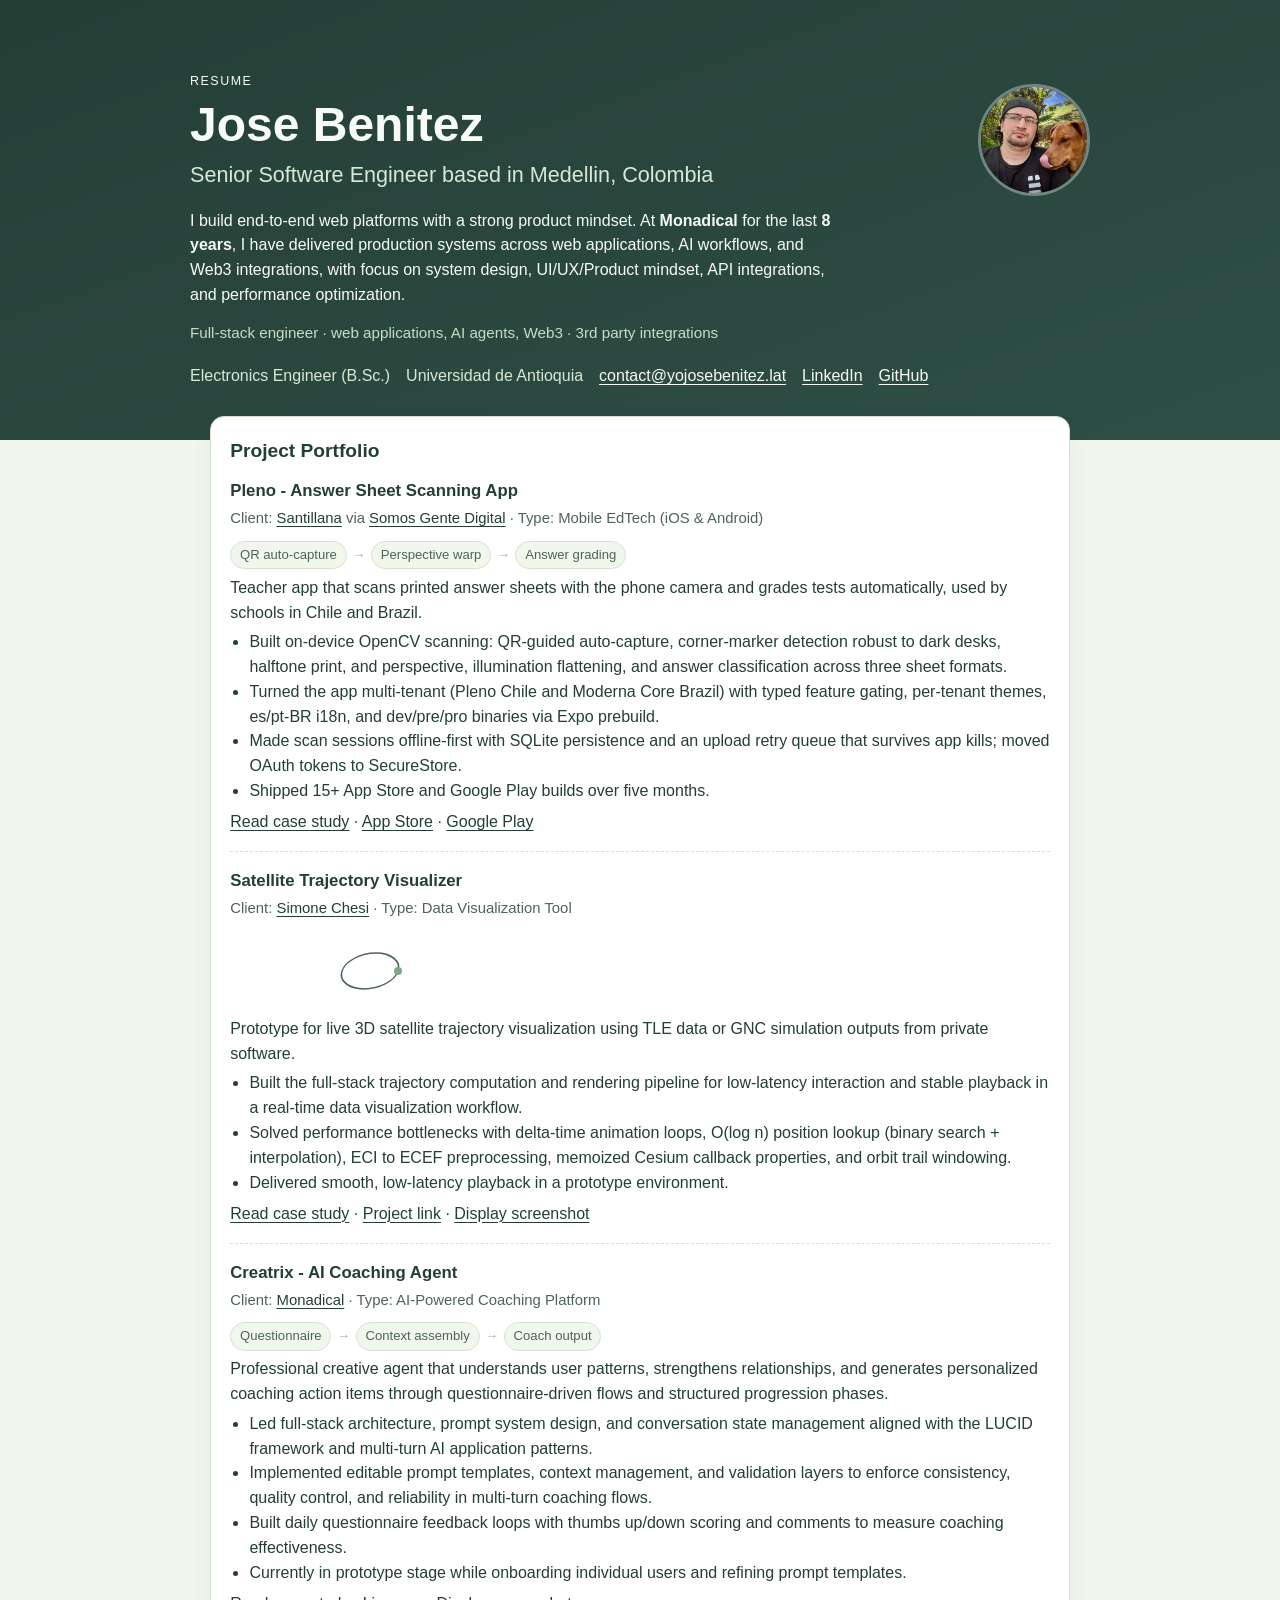
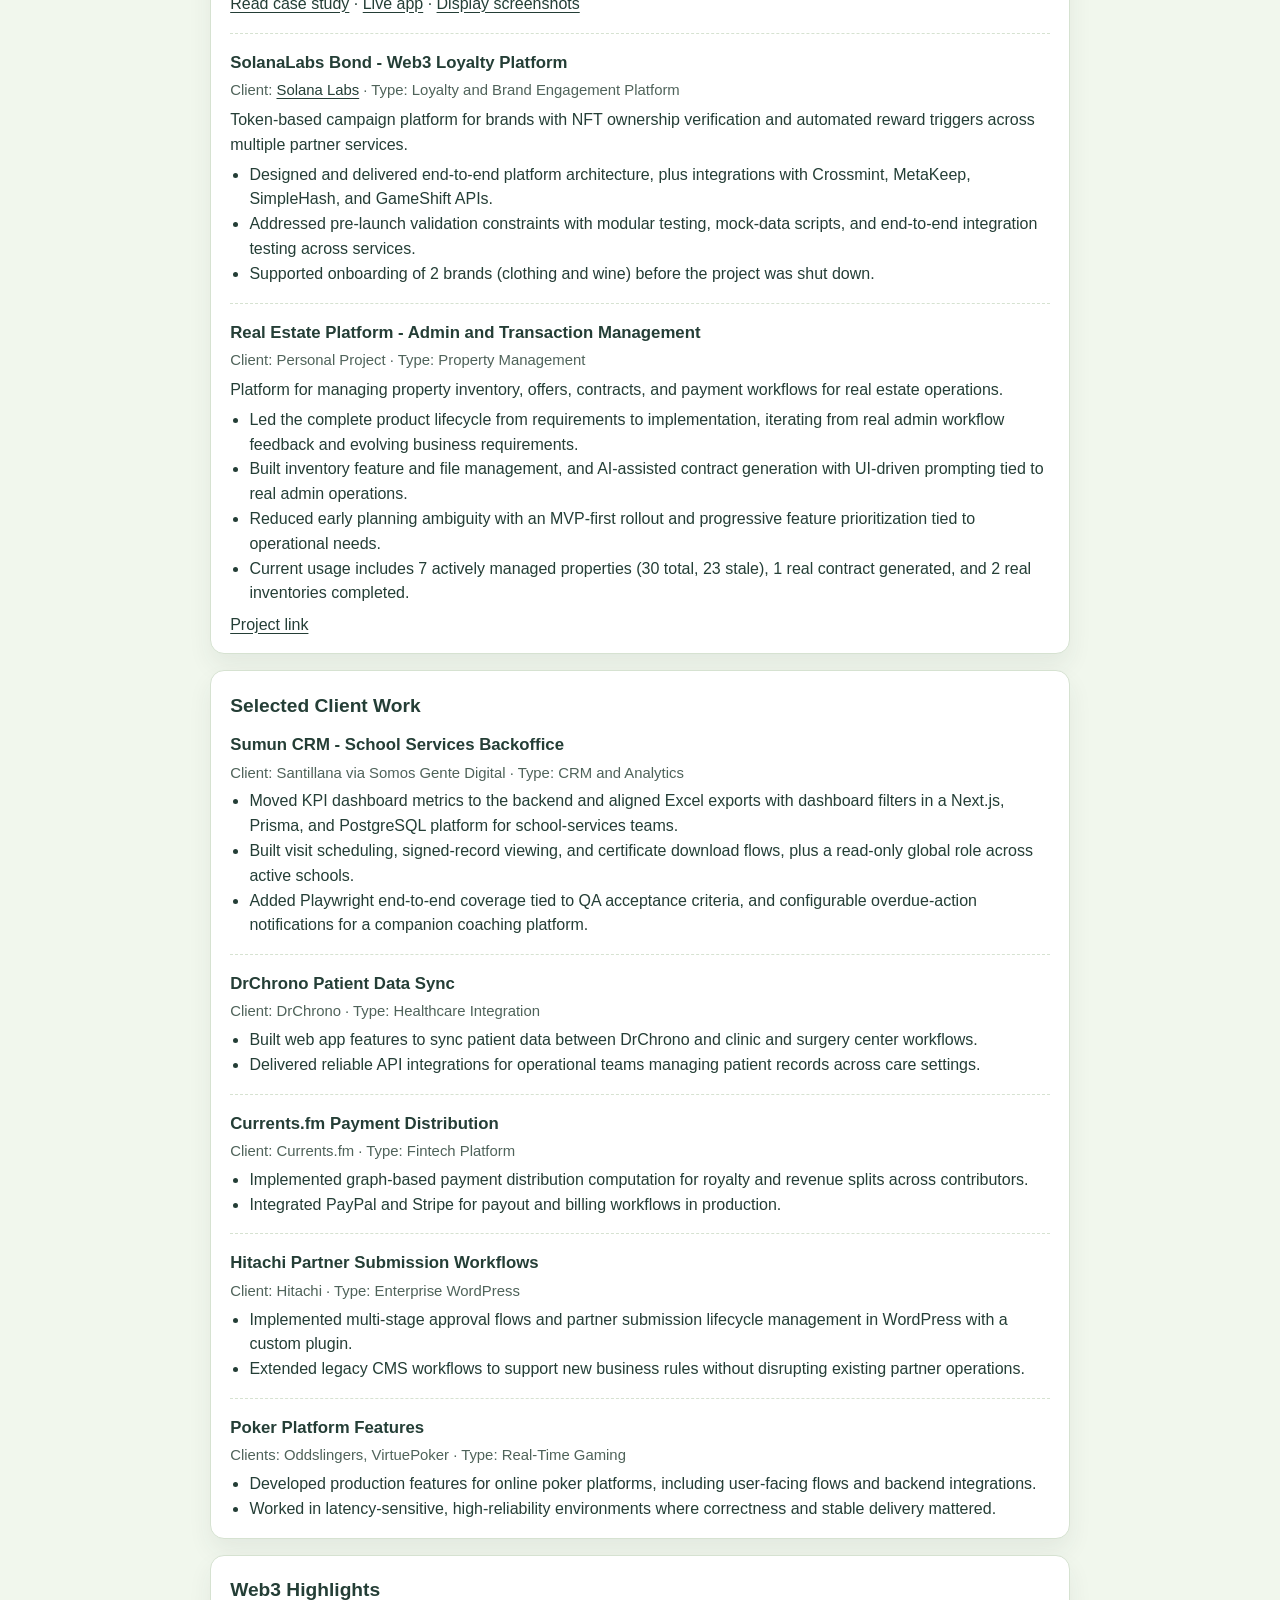
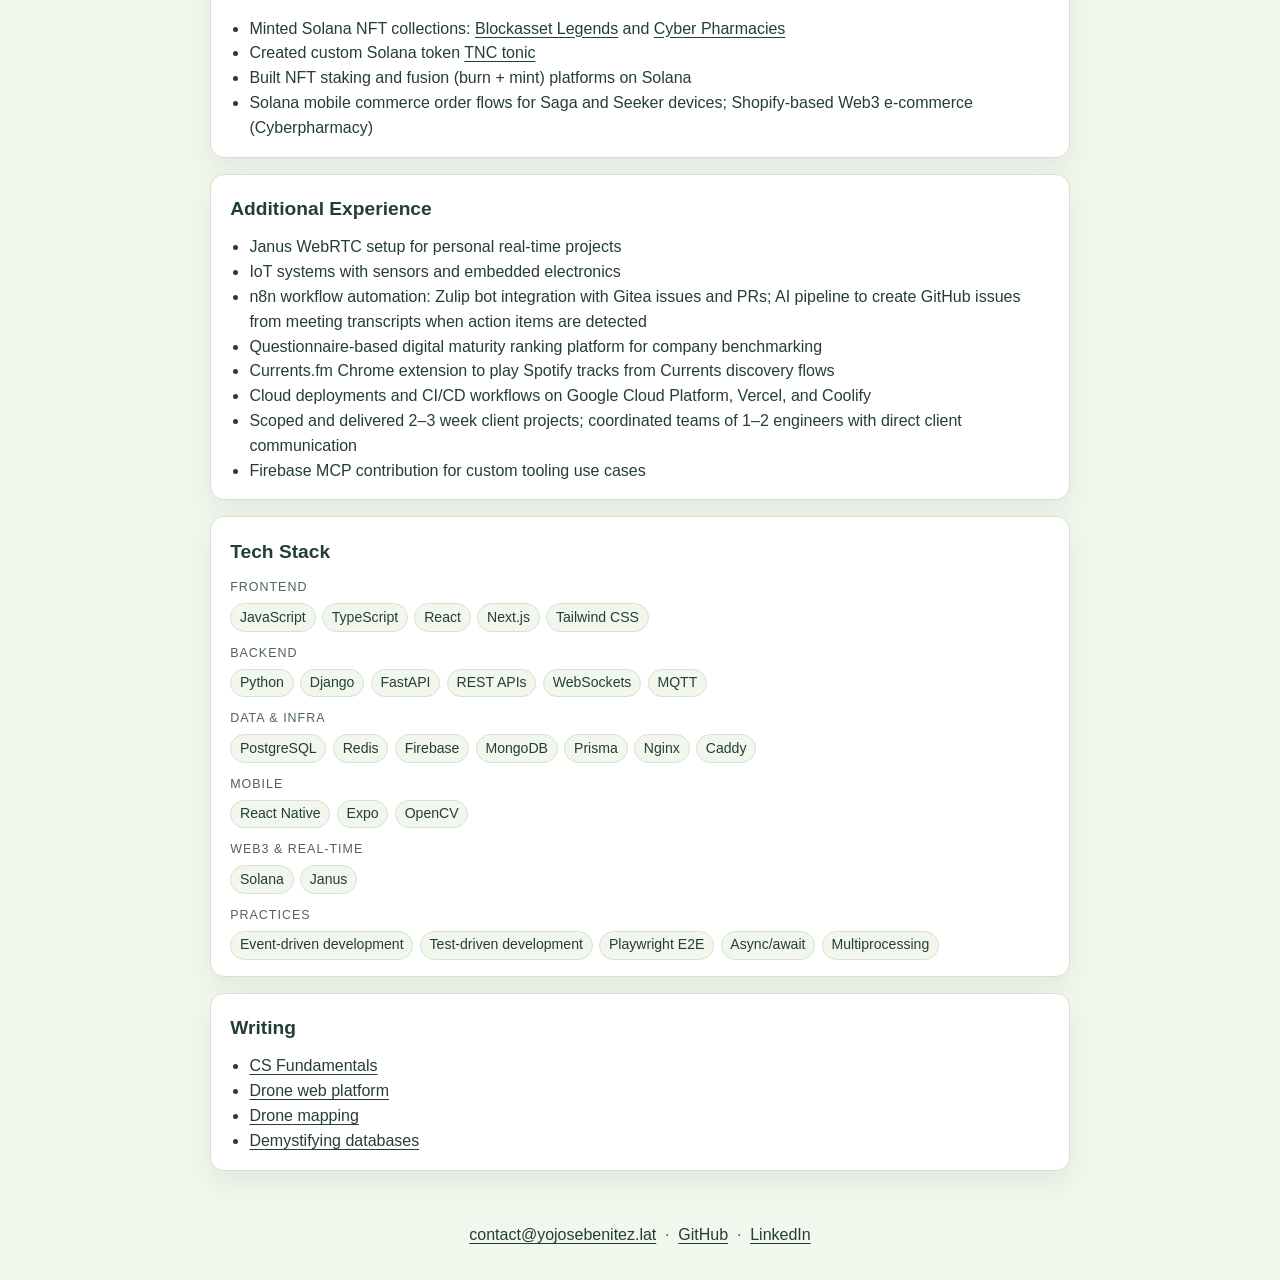
<file: index.html>
<!doctype html>
<html lang="en">
  <head>
    <meta charset="utf-8" />
    <meta name="viewport" content="width=device-width, initial-scale=1" />
    <title>Jose Benitez | Senior Software Engineer · Full-Stack, AI &amp; Web3</title>
    <meta
      name="description"
      content="Senior Software Engineer based in Medellin, Colombia. I build end-to-end web platforms with a strong product mindset. Full-stack engineer · web applications, AI agents, Web3 · 3rd party integrations."
    />
    <meta name="robots" content="index, follow" />
    <meta name="author" content="Jose Benitez" />
    <link rel="canonical" href="https://yojosebenitez.lat/" />
    <meta property="og:type" content="profile" />
    <meta property="og:url" content="https://yojosebenitez.lat/" />
    <meta property="og:title" content="Jose Benitez | Senior Software Engineer · Full-Stack, AI &amp; Web3" />
    <meta
      property="og:description"
      content="Senior Software Engineer based in Medellin, Colombia. I build end-to-end web platforms with a strong product mindset. Full-stack engineer · web applications, AI agents, Web3 · 3rd party integrations."
    />
    <meta property="og:image" content="https://yojosebenitez.lat/public/og-image.png" />
    <meta property="og:image:width" content="1200" />
    <meta property="og:image:height" content="630" />
    <meta property="og:locale" content="en_US" />
    <meta property="profile:first_name" content="Jose" />
    <meta property="profile:last_name" content="Benitez" />
    <meta name="twitter:card" content="summary_large_image" />
    <meta name="twitter:title" content="Jose Benitez | Senior Software Engineer · Full-Stack, AI &amp; Web3" />
    <meta
      name="twitter:description"
      content="Senior Software Engineer based in Medellin, Colombia. I build end-to-end web platforms with a strong product mindset. Full-stack engineer · web applications, AI agents, Web3 · 3rd party integrations."
    />
    <meta name="twitter:image" content="https://yojosebenitez.lat/public/og-image.png" />
    <link rel="apple-touch-icon" sizes="57x57" href="/public/apple-icon-57x57.png" />
    <link rel="apple-touch-icon" sizes="60x60" href="/public/apple-icon-60x60.png" />
    <link rel="apple-touch-icon" sizes="72x72" href="/public/apple-icon-72x72.png" />
    <link rel="apple-touch-icon" sizes="76x76" href="/public/apple-icon-76x76.png" />
    <link rel="apple-touch-icon" sizes="114x114" href="/public/apple-icon-114x114.png" />
    <link rel="apple-touch-icon" sizes="120x120" href="/public/apple-icon-120x120.png" />
    <link rel="apple-touch-icon" sizes="144x144" href="/public/apple-icon-144x144.png" />
    <link rel="apple-touch-icon" sizes="152x152" href="/public/apple-icon-152x152.png" />
    <link rel="apple-touch-icon" sizes="180x180" href="/public/apple-icon-180x180.png" />
    <link rel="icon" type="image/png" sizes="192x192" href="/public/android-icon-192x192.png" />
    <link rel="icon" type="image/png" sizes="32x32" href="/public/favicon-32x32.png" />
    <link rel="icon" type="image/png" sizes="96x96" href="/public/favicon-96x96.png" />
    <link rel="icon" type="image/png" sizes="16x16" href="/public/favicon-16x16.png" />
    <link rel="icon" href="/public/favicon.ico" />
    <link rel="manifest" href="/public/manifest.json" />
    <meta name="msapplication-TileColor" content="#243e36" />
    <meta name="msapplication-TileImage" content="/public/ms-icon-144x144.png" />
    <meta name="theme-color" content="#243e36" />
    <link rel="preload" as="image" href="./images/avatar.jpg" />
    <link rel="stylesheet" href="./styles.css" />
    <script type="application/ld+json">
      {
        "@context": "https://schema.org",
        "@type": "ProfilePage",
        "name": "Jose Benitez | Senior Software Engineer",
        "url": "https://yojosebenitez.lat/",
        "description": "I build end-to-end web platforms with a strong product mindset. At Monadical for the last 8 years, I have delivered production systems across web applications, AI workflows, and Web3 integrations, with focus on system design, UI/UX/Product mindset, API integrations, and performance optimization.",
        "mainEntity": {
          "@type": "Person",
          "name": "Jose Benitez",
          "jobTitle": "Senior Software Engineer",
          "url": "https://yojosebenitez.lat/",
          "image": "https://yojosebenitez.lat/images/avatar.jpg",
          "email": "contact@yojosebenitez.lat",
          "address": {
            "@type": "PostalAddress",
            "addressLocality": "Medellin",
            "addressCountry": "CO"
          },
          "worksFor": {
            "@type": "Organization",
            "name": "Monadical"
          },
          "alumniOf": {
            "@type": "CollegeOrUniversity",
            "name": "Universidad de Antioquia"
          },
          "knowsAbout": [
            "Full-stack web development",
            "AI agents",
            "Web3",
            "React",
            "React Native",
            "Computer vision (OpenCV)",
            "Python",
            "Solana",
            "API integrations",
            "System design"
          ],
          "sameAs": [
            "https://www.linkedin.com/in/yojosebenitez/",
            "https://github.com/josezy"
          ]
        }
      }
    </script>
  </head>
  <body>
    <header class="hero">
      <div class="hero__inner hero__boot">
        <div class="hero__header">
          <div class="hero__identity">
            <p class="eyebrow">Resume</p>
            <h1>Jose Benitez</h1>
            <p class="headline">Senior Software Engineer based in Medellin, Colombia</p>
          </div>
          <img
            class="hero__avatar"
            src="./images/avatar.jpg"
            alt="Jose Benitez, Senior Software Engineer"
            width="112"
            height="112"
            fetchpriority="high"
          />
        </div>
        <p class="intro">
          I build end-to-end web platforms with a strong product mindset. At
          <strong>Monadical</strong> for the last <strong>8 years</strong>, I have delivered
          production systems across web applications, AI workflows, and Web3 integrations, with
          focus on system design, UI/UX/Product mindset, API integrations, and performance optimization.
        </p>
        <p class="hero__summary">
          Full-stack engineer · web applications, AI agents, Web3 · 3rd party integrations
        </p>
        <ul class="hero__meta">
          <li>Electronics Engineer (B.Sc.)</li>
          <li>Universidad de Antioquia</li>
          <li>
            <a href="mailto:contact@yojosebenitez.lat">contact@yojosebenitez.lat</a>
          </li>
          <li>
            <a href="https://www.linkedin.com/in/yojosebenitez/" target="_blank" rel="me noopener noreferrer"
              >LinkedIn</a
            >
          </li>
          <li>
            <a href="https://github.com/josezy" target="_blank" rel="me noopener noreferrer">GitHub</a>
          </li>
        </ul>
      </div>
    </header>

    <main class="layout">
      <section>
        <h2>Project Portfolio</h2>

        <article class="project reveal" data-reveal>
          <h3>Pleno - Answer Sheet Scanning App</h3>
          <p class="project__meta">Client:
            <a href="https://www.santillana.cl/sistemas-de-evaluacion/" target="_blank" rel="noopener noreferrer"
              >Santillana</a
            >
            via
            <a href="https://somosgentedigital.com/" target="_blank" rel="noopener noreferrer"
              >Somos Gente Digital</a
            >
            · Type: Mobile EdTech (iOS &amp; Android)</p>
          <div class="project__viz-pipeline" aria-hidden="true">
            <span class="project__viz-node">QR auto-capture</span>
            <span class="project__viz-arrow" aria-hidden="true">→</span>
            <span class="project__viz-node">Perspective warp</span>
            <span class="project__viz-arrow" aria-hidden="true">→</span>
            <span class="project__viz-node">Answer grading</span>
          </div>
          <p>
            Teacher app that scans printed answer sheets with the phone camera and grades tests
            automatically, used by schools in Chile and Brazil.
          </p>
          <ul>
            <li>
              Built on-device OpenCV scanning: QR-guided auto-capture, corner-marker detection robust
              to dark desks, halftone print, and perspective, illumination flattening, and answer
              classification across three sheet formats.
            </li>
            <li>
              Turned the app multi-tenant (Pleno Chile and Moderna Core Brazil) with typed feature
              gating, per-tenant themes, es/pt-BR i18n, and dev/pre/pro binaries via Expo prebuild.
            </li>
            <li>
              Made scan sessions offline-first with SQLite persistence and an upload retry queue that
              survives app kills; moved OAuth tokens to SecureStore.
            </li>
            <li>Shipped 15+ App Store and Google Play builds over five months.</li>
          </ul>
          <p>
            <a href="/pleno/">Read case study</a>
            ·
            <a href="https://apps.apple.com/us/app/pleno-app/id6755481422" target="_blank" rel="noopener noreferrer"
              >App Store</a
            >
            ·
            <a
              href="https://play.google.com/store/apps/details?id=com.plenoapp.international"
              target="_blank"
              rel="noopener noreferrer"
              >Google Play</a
            >
            <!-- ·
            <button
              type="button"
              class="project__screenshot-toggle"
              aria-expanded="false"
              aria-controls="pleno-screenshots"
            >
              Display screenshots
            </button> -->
          </p>
          <!-- <div id="pleno-screenshots" class="project__figures" hidden>
            <figure class="project__figure">
              <img src="./images/pleno-scan.jpg" alt="Pleno camera view auto-capturing an answer sheet" loading="lazy" />
            </figure>
            <figure class="project__figure">
              <img src="./images/pleno-results.jpg" alt="Pleno graded answer sheet with detected answers overlaid" loading="lazy" />
            </figure>
          </div> -->
        </article>

        <article class="project reveal" data-reveal>
          <h3>Satellite Trajectory Visualizer</h3>
          <p class="project__meta">
            Client:
            <a href="https://www.linkedin.com/in/simonechesi/" target="_blank" rel="noopener noreferrer"
              >Simone Chesi</a
            >
            · Type: Data Visualization Tool</p>
          <div class="project__viz" aria-hidden="true">
            <svg viewBox="0 0 280 80" role="presentation">
              <ellipse class="project__viz-orbit" cx="140" cy="40" rx="28" ry="18" />
              <circle class="project__viz-dot" cx="168" cy="40" r="4" />
            </svg>
          </div>
          <p>
            Prototype for live 3D satellite trajectory visualization using TLE data or GNC
            simulation outputs from private software.
          </p>
          <ul>
            <li>
              Built the full-stack trajectory computation and rendering pipeline for low-latency
              interaction and stable playback in a real-time data visualization workflow.
            </li>
            <li>
              Solved performance bottlenecks with delta-time animation loops, O(log n) position
              lookup (binary search + interpolation), ECI to ECEF preprocessing, memoized Cesium
              callback properties, and orbit trail windowing.
            </li>
            <li>Delivered smooth, low-latency playback in a prototype environment.</li>
          </ul>
          <p>
            <a href="/satellite/">Read case study</a>
            ·
            <a href="https://www.cus-gnc.com/visualizer" target="_blank" rel="noopener noreferrer"
              >Project link</a
            >
            ·
            <button
              type="button"
              class="project__screenshot-toggle"
              aria-expanded="false"
              aria-controls="satellite-visualizer-screenshot"
            >
              Display screenshot
            </button>
          </p>
          <figure id="satellite-visualizer-screenshot" class="project__figure" hidden>
            <img
              src="./images/satellite-trajectory-visualizer.jpg"
              alt="Satellite Trajectory Visualizer showing ISS orbit, telemetry panels, and ground station links over a 3D Earth view"
              width="1232"
              height="890"
              loading="lazy"
            />
          </figure>
        </article>

        <article class="project reveal" data-reveal>
          <h3>Creatrix - AI Coaching Agent</h3>
          <p class="project__meta">Client:
            <a href="https://monadical.com" target="_blank" rel="noopener noreferrer"
              >Monadical</a
            >
            · Type: AI-Powered Coaching Platform</p>
          <div class="project__viz-pipeline" aria-hidden="true">
            <span class="project__viz-node">Questionnaire</span>
            <span class="project__viz-arrow" aria-hidden="true">→</span>
            <span class="project__viz-node">Context assembly</span>
            <span class="project__viz-arrow" aria-hidden="true">→</span>
            <span class="project__viz-node">Coach output</span>
          </div>
          <p>
            Professional creative agent that understands user patterns, strengthens relationships,
            and generates personalized coaching action items through questionnaire-driven flows and
            structured progression phases.
          </p>
          <ul>
            <li>
              Led full-stack architecture, prompt system design, and conversation state management
              aligned with the LUCID framework and multi-turn AI application patterns.
            </li>
            <li>
              Implemented editable prompt templates, context management, and validation layers to
              enforce consistency, quality control, and reliability in multi-turn coaching flows.
            </li>
            <li>
              Built daily questionnaire feedback loops with thumbs up/down scoring and comments to
              measure coaching effectiveness.
            </li>
            <li>
              Currently in prototype stage while onboarding individual users and refining prompt
              templates.
            </li>
          </ul>
          <p>
            <a href="/creatrix/">Read case study</a>
            ·
            <a href="https://mycreatrix.com/" target="_blank" rel="noopener noreferrer">Live app</a>
            ·
            <button
              type="button"
              class="project__screenshot-toggle"
              aria-expanded="false"
              aria-controls="creatrix-screenshots"
            >
              Display screenshots
            </button>
            <!-- ·
            <a
              href="https://docs.monadical.com/s/Yj90sJUnKX"
              target="_blank"
              rel="noopener noreferrer"
              >Architecture docs</a
            > -->
          </p>
          <div id="creatrix-screenshots" class="project__figures" hidden>
            <figure class="project__figure">
              <img
                src="./images/creatrix-positioning.jpg"
                alt="Creatrix Decisions screen with a positioning reflection question and response input"
                width="2444"
                height="1706"
                loading="lazy"
              />
            </figure>
            <figure class="project__figure">
              <img
                src="./images/creatrix-admin-panel.jpg"
                alt="Creatrix Admin Panel for editing phase prompt templates"
                width="2486"
                height="1690"
                loading="lazy"
              />
            </figure>
            <figure class="project__figure">
              <img
                src="./images/creatrix-daily-coach-pipeline.png"
                alt="Creatrix daily coach output pipeline from assembled inputs through Claude to timeline items"
                width="3405"
                height="1212"
                loading="lazy"
              />
            </figure>
          </div>
        </article>

        <article class="project">
          <h3>SolanaLabs Bond - Web3 Loyalty Platform</h3>
          <p class="project__meta">Client:
            <a href="https://www.solanalabs.com/" target="_blank" rel="noopener noreferrer"
              >Solana Labs</a
            >
            · Type: Loyalty and Brand Engagement Platform</p>
          <p>
            Token-based campaign platform for brands with NFT ownership verification and automated
            reward triggers across multiple partner services.
          </p>
          <ul>
            <li>
              Designed and delivered end-to-end platform architecture, plus integrations with
              Crossmint, MetaKeep, SimpleHash, and GameShift APIs.
            </li>
            <li>
              Addressed pre-launch validation constraints with modular testing, mock-data scripts,
              and end-to-end integration testing across services.
            </li>
            <li>
              Supported onboarding of 2 brands (clothing and wine) before the project was shut
              down.
            </li>
          </ul>
        </article>

        <article class="project">
          <h3>Real Estate Platform - Admin and Transaction Management</h3>
          <p class="project__meta">Client: Personal Project · Type: Property Management</p>
          <p>
            Platform for managing property inventory, offers, contracts, and payment workflows for
            real estate operations.
          </p>
          <ul>
            <li>
              Led the complete product lifecycle from requirements to implementation, iterating from
              real admin workflow feedback and evolving business requirements.
            </li>
            <li>
              Built inventory feature and file management, and AI-assisted contract
              generation with UI-driven prompting tied to real admin operations.
            </li>
            <li>
              Reduced early planning ambiguity with an MVP-first rollout and progressive feature
              prioritization tied to operational needs.
            </li>
            <li>
              Current usage includes 7 actively managed properties (30 total, 23 stale), 1 real
              contract generated, and 2 real inventories completed.
            </li>
          </ul>
          <p>
            <a href="https://esmeraldabienesraices.com/" target="_blank" rel="noopener noreferrer"
              >Project link</a
            >
          </p>
        </article>
      </section>

      <section>
        <h2>Selected Client Work</h2>

        <article class="project">
          <h3>Sumun CRM - School Services Backoffice</h3>
          <p class="project__meta">Client: Santillana via Somos Gente Digital · Type: CRM and Analytics</p>
          <ul>
            <li>
              Moved KPI dashboard metrics to the backend and aligned Excel exports with dashboard
              filters in a Next.js, Prisma, and PostgreSQL platform for school-services teams.
            </li>
            <li>
              Built visit scheduling, signed-record viewing, and certificate download flows, plus a
              read-only global role across active schools.
            </li>
            <li>
              Added Playwright end-to-end coverage tied to QA acceptance criteria, and configurable
              overdue-action notifications for a companion coaching platform.
            </li>
          </ul>
        </article>

        <article class="project">
          <h3>DrChrono Patient Data Sync</h3>
          <p class="project__meta">Client: DrChrono · Type: Healthcare Integration</p>
          <ul>
            <li>
              Built web app features to sync patient data between DrChrono and clinic and surgery
              center workflows.
            </li>
            <li>
              Delivered reliable API integrations for operational teams managing patient records
              across care settings.
            </li>
          </ul>
        </article>

        <article class="project">
          <h3>Currents.fm Payment Distribution</h3>
          <p class="project__meta">Client: Currents.fm · Type: Fintech Platform</p>
          <ul>
            <li>
              Implemented graph-based payment distribution computation for royalty and revenue
              splits across contributors.
            </li>
            <li>Integrated PayPal and Stripe for payout and billing workflows in production.</li>
          </ul>
        </article>

        <article class="project">
          <h3>Hitachi Partner Submission Workflows</h3>
          <p class="project__meta">Client: Hitachi · Type: Enterprise WordPress</p>
          <ul>
            <li>
              Implemented multi-stage approval flows and partner submission lifecycle management in
              WordPress with a custom plugin.
            </li>
            <li>
              Extended legacy CMS workflows to support new business rules without disrupting
              existing partner operations.
            </li>
          </ul>
        </article>

        <article class="project">
          <h3>Poker Platform Features</h3>
          <p class="project__meta">Clients: Oddslingers, VirtuePoker · Type: Real-Time Gaming</p>
          <ul>
            <li>
              Developed production features for online poker platforms, including user-facing flows
              and backend integrations.
            </li>
            <li>
              Worked in latency-sensitive, high-reliability environments where correctness and
              stable delivery mattered.
            </li>
          </ul>
        </article>
      </section>

      <section>
        <h2>Web3 Highlights</h2>
        <ul>
          <li>
            Minted Solana NFT collections:
            <a
              href="https://magiceden.io/marketplace/blockasset_legends"
              target="_blank"
              rel="noopener noreferrer"
              >Blockasset Legends</a
            >
            and
            <a
              href="https://magiceden.io/marketplace/cyber_pharmacies"
              target="_blank"
              rel="noopener noreferrer"
              >Cyber Pharmacies</a
            >
          </li>
          <li>
            Created custom Solana token
            <a
              href="https://explorer.solana.com/address/CrKj3wahgHc76yUE5gL3WLbRW5g5rK88vAtUqRcsSCnX"
              target="_blank"
              rel="noopener noreferrer"
              >TNC tonic</a
            >
          </li>
          <li>Built NFT staking and fusion (burn + mint) platforms on Solana</li>
          <li>
            Solana mobile commerce order flows for Saga and Seeker devices; Shopify-based Web3
            e-commerce (Cyberpharmacy)
          </li>
        </ul>
      </section>

      <section>
        <h2>Additional Experience</h2>
        <ul>
          <li>Janus WebRTC setup for personal real-time projects</li>
          <li>IoT systems with sensors and embedded electronics</li>
          <li>
            n8n workflow automation: Zulip bot integration with Gitea issues and PRs; AI pipeline to
            create GitHub issues from meeting transcripts when action items are detected
          </li>
          <li>Questionnaire-based digital maturity ranking platform for company benchmarking</li>
          <li>
            Currents.fm Chrome extension to play Spotify tracks from Currents discovery flows
          </li>
          <li>Cloud deployments and CI/CD workflows on Google Cloud Platform, Vercel, and Coolify</li>
          <li>
            Scoped and delivered 2–3 week client projects; coordinated teams of 1–2 engineers with
            direct client communication
          </li>
          <li>Firebase MCP contribution for custom tooling use cases</li>
        </ul>
      </section>

      <section>
        <h2>Tech Stack</h2>
        <div class="stack">
          <div class="stack__group">
            <p class="stack__label">Frontend</p>
            <ul class="stack__tags">
              <li class="tag">JavaScript</li>
              <li class="tag">TypeScript</li>
              <li class="tag">React</li>
              <li class="tag">Next.js</li>
              <li class="tag">Tailwind CSS</li>
            </ul>
          </div>
          <div class="stack__group">
            <p class="stack__label">Backend</p>
            <ul class="stack__tags">
              <li class="tag">Python</li>
              <li class="tag">Django</li>
              <li class="tag">FastAPI</li>
              <li class="tag">REST APIs</li>
              <li class="tag">WebSockets</li>
              <li class="tag">MQTT</li>
            </ul>
          </div>
          <div class="stack__group">
            <p class="stack__label">Data &amp; infra</p>
            <ul class="stack__tags">
              <li class="tag">PostgreSQL</li>
              <li class="tag">Redis</li>
              <li class="tag">Firebase</li>
              <li class="tag">MongoDB</li>
              <li class="tag">Prisma</li>
              <li class="tag">Nginx</li>
              <li class="tag">Caddy</li>
            </ul>
          </div>
          <div class="stack__group">
            <p class="stack__label">Mobile</p>
            <ul class="stack__tags">
              <li class="tag">React Native</li>
              <li class="tag">Expo</li>
              <li class="tag">OpenCV</li>
            </ul>
          </div>
          <div class="stack__group">
            <p class="stack__label">Web3 &amp; real-time</p>
            <ul class="stack__tags">
              <li class="tag">Solana</li>
              <li class="tag">Janus</li>
            </ul>
          </div>
          <div class="stack__group">
            <p class="stack__label">Practices</p>
            <ul class="stack__tags">
              <li class="tag">Event-driven development</li>
              <li class="tag">Test-driven development</li>
              <li class="tag">Playwright E2E</li>
              <li class="tag">Async/await</li>
              <li class="tag">Multiprocessing</li>
            </ul>
          </div>
        </div>
      </section>

      <section>
        <h2>Writing</h2>
        <ul>
          <li>
            <a href="/cs-fundamentals/">CS Fundamentals</a>
          </li>
          <li>
            <a
              href="https://monadical.com/posts/drone-web-platform.html"
              target="_blank"
              rel="noopener noreferrer"
              >Drone web platform</a
            >
          </li>
          <li>
            <a href="https://monadical.com/posts/drone-mapping.html" target="_blank" rel="noopener noreferrer"
              >Drone mapping</a
            >
          </li>
          <li>
            <a
              href="https://monadical.com/posts/demystifying-databases.html"
              target="_blank"
              rel="noopener noreferrer"
              >Demystifying databases</a
            >
          </li>
        </ul>
      </section>
    </main>

    <footer class="footer">
      <nav aria-label="Contact and profiles">
        <a href="mailto:contact@yojosebenitez.lat">contact@yojosebenitez.lat</a>
        <span aria-hidden="true">·</span>
        <a href="https://github.com/josezy" target="_blank" rel="me noopener noreferrer">GitHub</a>
        <span aria-hidden="true">·</span>
        <a href="https://www.linkedin.com/in/yojosebenitez/" target="_blank" rel="me noopener noreferrer"
          >LinkedIn</a
        >
      </nav>
    </footer>
    <script>
      document.querySelectorAll(".project__screenshot-toggle").forEach((toggle) => {
        const panel = document.getElementById(toggle.getAttribute("aria-controls"));
        toggle.addEventListener("click", () => {
          const expanded = toggle.getAttribute("aria-expanded") === "true";
          toggle.setAttribute("aria-expanded", String(!expanded));
          panel.hidden = expanded;
          const showLabel = toggle.textContent.includes("screenshots")
            ? "Display screenshots"
            : "Display screenshot";
          const hideLabel = toggle.textContent.includes("screenshots")
            ? "Hide screenshots"
            : "Hide screenshot";
          toggle.textContent = expanded ? showLabel : hideLabel;
        });
      });

      function startProjectOrbitDot(projectEl) {
        const dot = projectEl.querySelector(".project__viz-dot");
        if (!dot || dot.dataset.orbitActive === "true") return;
        dot.dataset.orbitActive = "true";

        const centerX = 140;
        const centerY = 40;
        const radiusX = 28;
        const radiusY = 18;
        const skewTan = Math.tan((-18 * Math.PI) / 180);
        const duration = 10000;
        const delay = 1600;
        let startTime = null;

        function frame(timestamp) {
          if (!startTime) startTime = timestamp;
          const elapsed = timestamp - startTime;

          if (elapsed >= delay) {
            const progress = ((elapsed - delay) % duration) / duration;
            const angle = progress * Math.PI * 2;
            const x = centerX + radiusX * Math.cos(angle);
            const y = centerY + radiusY * Math.sin(angle);
            const skewedX = centerX + (x - centerX) + skewTan * (y - centerY);

            dot.setAttribute("cx", skewedX);
            dot.setAttribute("cy", y);
          }

          requestAnimationFrame(frame);
        }

        requestAnimationFrame(frame);
      }

      if (!window.matchMedia("(prefers-reduced-motion: reduce)").matches) {
        const revealTargets = document.querySelectorAll("[data-reveal]");
        if ("IntersectionObserver" in window && revealTargets.length) {
          const observer = new IntersectionObserver(
            (entries) => {
              entries.forEach((entry) => {
                if (entry.isIntersecting) {
                  entry.target.classList.add("is-visible");
                  startProjectOrbitDot(entry.target);
                  observer.unobserve(entry.target);
                }
              });
            },
            { rootMargin: "0px 0px -8% 0px", threshold: 0.15 }
          );
          revealTargets.forEach((target) => observer.observe(target));
        } else {
          revealTargets.forEach((target) => {
            target.classList.add("is-visible");
            startProjectOrbitDot(target);
          });
        }
      } else {
        document.querySelectorAll("[data-reveal]").forEach((target) => {
          target.classList.add("is-visible");
        });
      }
    </script>
  </body>
</html>
</file>
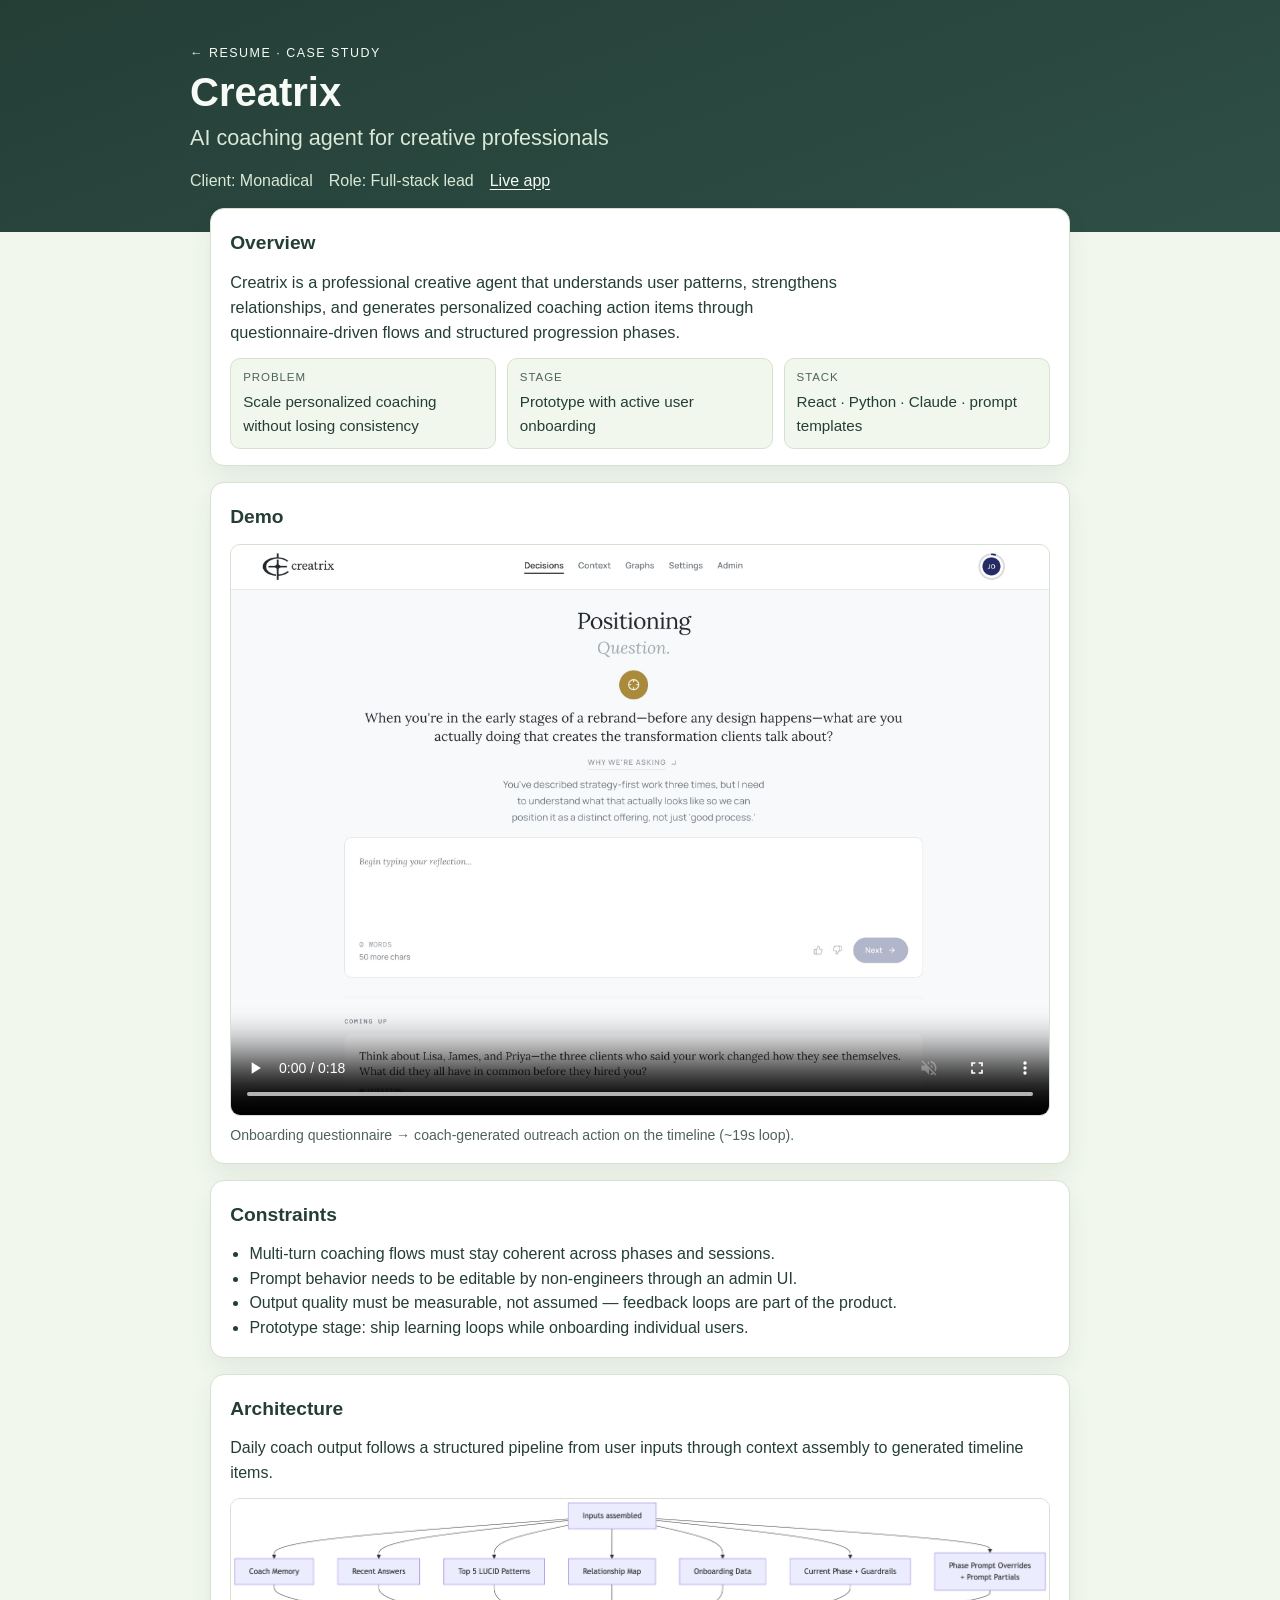
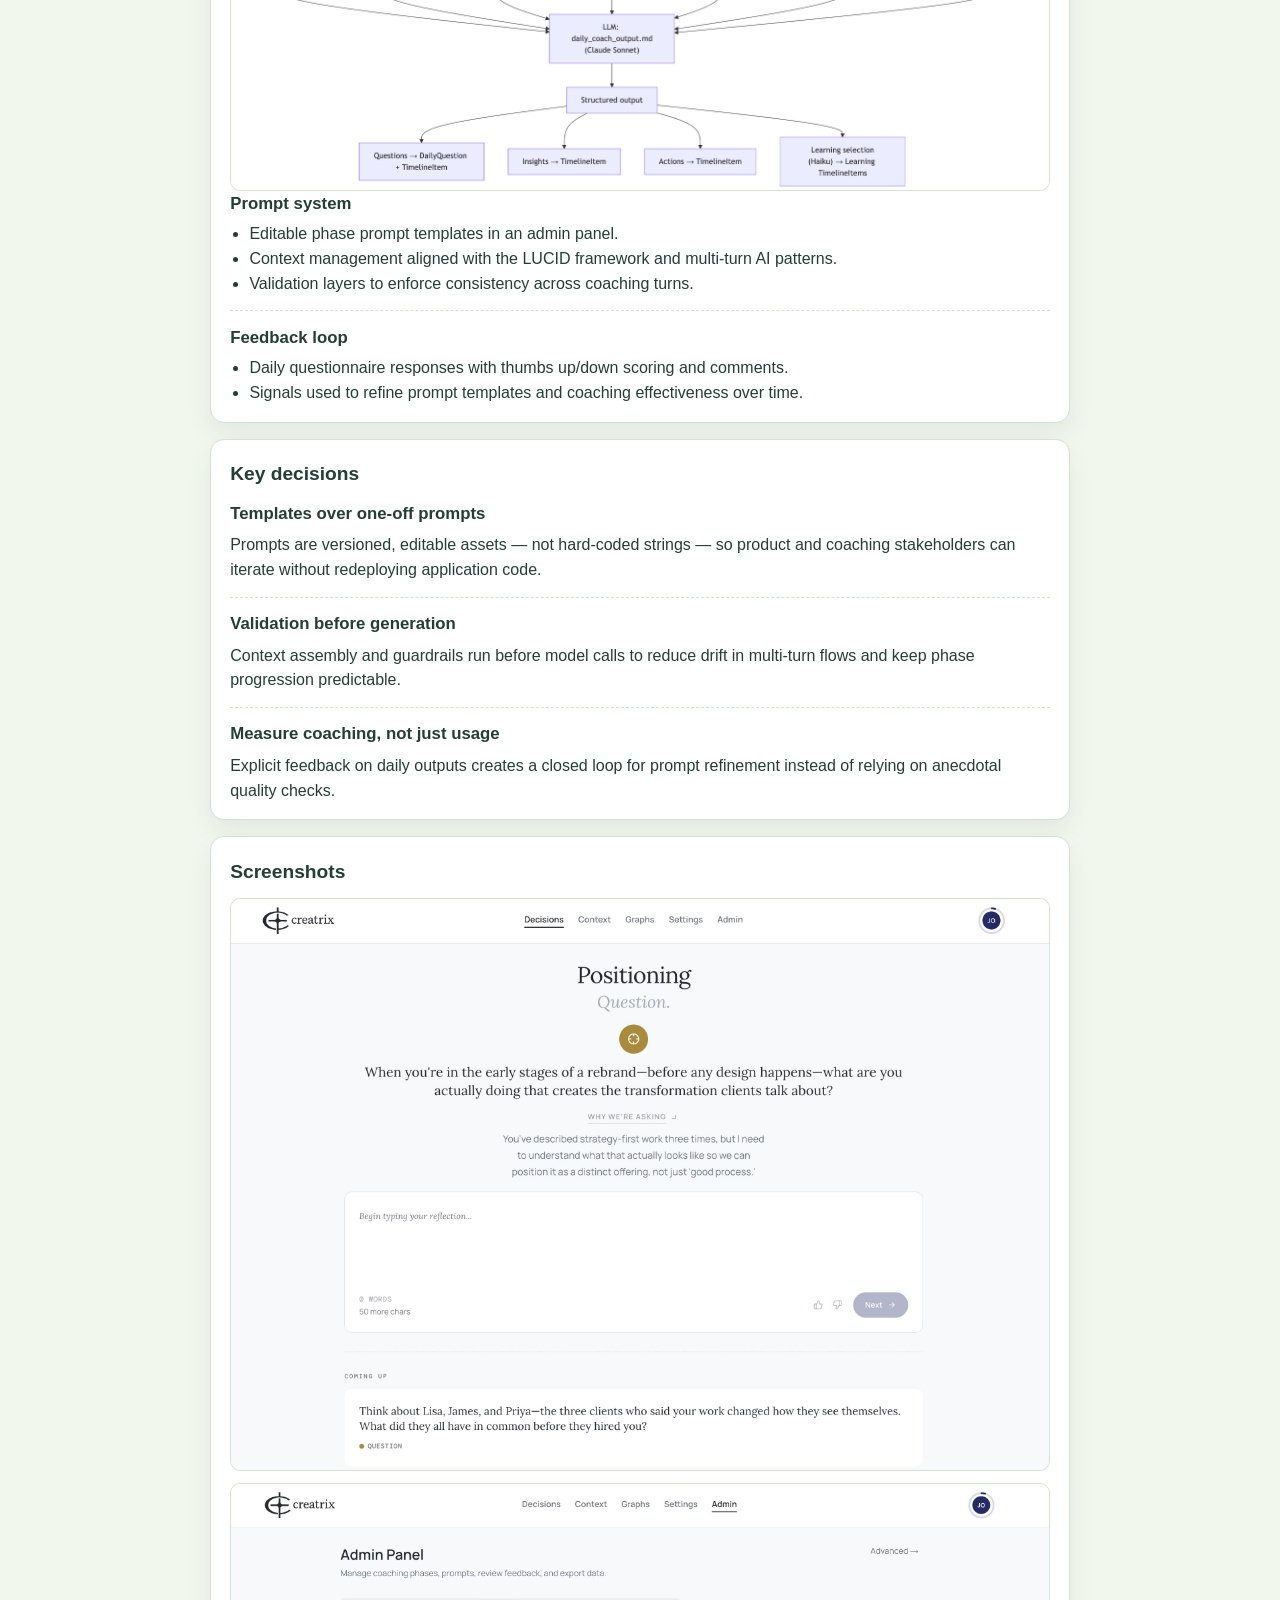
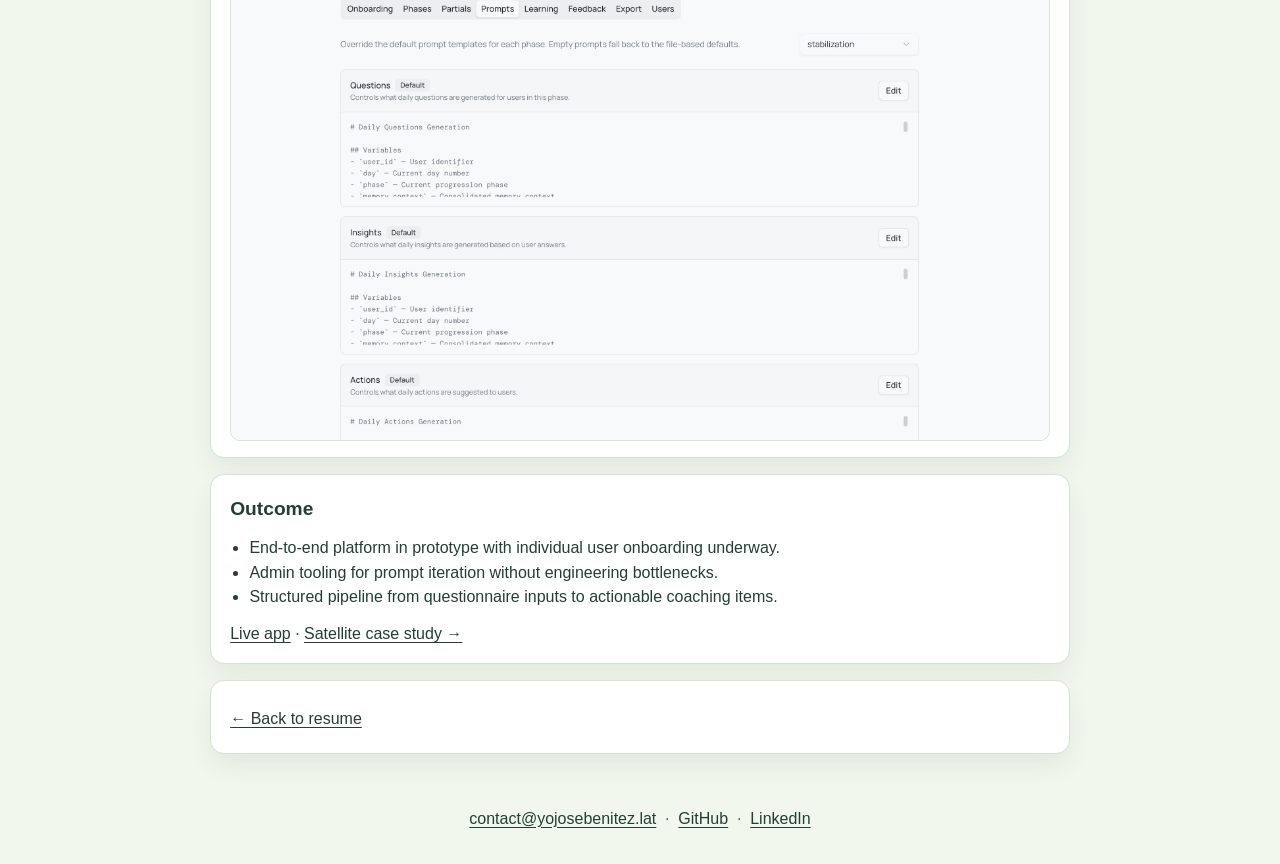
<file: creatrix/index.html>
<!doctype html>
<html lang="en">
  <head>
    <meta charset="utf-8" />
    <meta name="viewport" content="width=device-width, initial-scale=1" />
    <title>Creatrix Case Study | Jose Benitez</title>
    <meta
      name="description"
      content="Case study: full-stack architecture, prompt system design, and multi-turn coaching flows for Creatrix, an AI-powered creative coaching agent."
    />
    <meta name="robots" content="index, follow" />
    <meta name="author" content="Jose Benitez" />
    <link rel="canonical" href="https://yojosebenitez.lat/creatrix/" />
    <meta property="og:type" content="article" />
    <meta property="og:url" content="https://yojosebenitez.lat/creatrix/" />
    <meta property="og:title" content="Creatrix Case Study | Jose Benitez" />
    <meta
      property="og:description"
      content="AI coaching agent with editable prompt templates, context management, validation layers, and feedback loops."
    />
    <meta property="og:image" content="https://yojosebenitez.lat/images/creatrix-positioning.jpg" />
    <meta name="twitter:card" content="summary_large_image" />
    <meta name="twitter:title" content="Creatrix Case Study | Jose Benitez" />
    <meta
      name="twitter:description"
      content="AI coaching agent with editable prompt templates, context management, validation layers, and feedback loops."
    />
    <meta name="twitter:image" content="https://yojosebenitez.lat/images/creatrix-positioning.jpg" />
    <link rel="icon" href="/public/favicon.ico" />
    <meta name="theme-color" content="#243e36" />
    <link rel="stylesheet" href="/styles.css" />
    <link rel="stylesheet" href="/case-study.css" />
  </head>
  <body>
    <header class="hero hero--case-study">
      <div class="hero__inner hero__boot">
        <div class="hero__identity">
          <p class="eyebrow">
            <a class="case-study__back" href="/">← Resume</a> · Case study
          </p>
          <h1>Creatrix</h1>
          <p class="headline">AI coaching agent for creative professionals</p>
        </div>
        <ul class="hero__meta">
          <li>Client: Monadical</li>
          <li>Role: Full-stack lead</li>
          <li>
            <a href="https://mycreatrix.com/" target="_blank" rel="noopener noreferrer">Live app</a>
          </li>
        </ul>
      </div>
    </header>

    <main class="layout">
      <section>
        <h2>Overview</h2>
        <p class="case-study__lead">
          Creatrix is a professional creative agent that understands user patterns, strengthens
          relationships, and generates personalized coaching action items through questionnaire-driven
          flows and structured progression phases.
        </p>
        <ul class="case-study__facts">
          <li class="case-study__fact">
            <span class="case-study__fact-label">Problem</span>
            <p class="case-study__fact-value">Scale personalized coaching without losing consistency</p>
          </li>
          <li class="case-study__fact">
            <span class="case-study__fact-label">Stage</span>
            <p class="case-study__fact-value">Prototype with active user onboarding</p>
          </li>
          <li class="case-study__fact">
            <span class="case-study__fact-label">Stack</span>
            <p class="case-study__fact-value">React · Python · Claude · prompt templates</p>
          </li>
        </ul>
      </section>

      <section>
        <h2>Demo</h2>
        <figure class="case-study__media">
          <video
            class="case-study__video"
            controls
            playsinline
            muted
            loop
            preload="metadata"
            poster="/images/creatrix-positioning.jpg"
          >
            <source src="/videos/creatrix-demo.webm" type="video/webm" />
            <source src="/videos/creatrix-demo.mp4" type="video/mp4" />
          </video>
          <figcaption class="case-study__media-caption">
            Onboarding questionnaire → coach-generated outreach action on the timeline (~19s loop).
          </figcaption>
        </figure>
      </section>

      <section>
        <h2>Constraints</h2>
        <ul>
          <li>Multi-turn coaching flows must stay coherent across phases and sessions.</li>
          <li>Prompt behavior needs to be editable by non-engineers through an admin UI.</li>
          <li>Output quality must be measurable, not assumed — feedback loops are part of the product.</li>
          <li>Prototype stage: ship learning loops while onboarding individual users.</li>
        </ul>
      </section>

      <section>
        <h2>Architecture</h2>
        <p>
          Daily coach output follows a structured pipeline from user inputs through context assembly
          to generated timeline items.
        </p>
        <figure class="case-study__figure">
          <img
            src="/images/creatrix-daily-coach-pipeline.png"
            alt="Creatrix daily coach output pipeline from assembled inputs through Claude to timeline items"
            width="3405"
            height="1212"
            loading="lazy"
          />
        </figure>
        <div class="case-study__block">
          <h3>Prompt system</h3>
          <ul>
            <li>Editable phase prompt templates in an admin panel.</li>
            <li>Context management aligned with the LUCID framework and multi-turn AI patterns.</li>
            <li>Validation layers to enforce consistency across coaching turns.</li>
          </ul>
        </div>
        <div class="case-study__block">
          <h3>Feedback loop</h3>
          <ul>
            <li>Daily questionnaire responses with thumbs up/down scoring and comments.</li>
            <li>Signals used to refine prompt templates and coaching effectiveness over time.</li>
          </ul>
        </div>
      </section>

      <section>
        <h2>Key decisions</h2>
        <div class="case-study__block">
          <h3>Templates over one-off prompts</h3>
          <p>
            Prompts are versioned, editable assets — not hard-coded strings — so product and coaching
            stakeholders can iterate without redeploying application code.
          </p>
        </div>
        <div class="case-study__block">
          <h3>Validation before generation</h3>
          <p>
            Context assembly and guardrails run before model calls to reduce drift in multi-turn flows
            and keep phase progression predictable.
          </p>
        </div>
        <div class="case-study__block">
          <h3>Measure coaching, not just usage</h3>
          <p>
            Explicit feedback on daily outputs creates a closed loop for prompt refinement instead of
            relying on anecdotal quality checks.
          </p>
        </div>
      </section>

      <section>
        <h2>Screenshots</h2>
        <figure class="case-study__figure">
          <img
            src="/images/creatrix-positioning.jpg"
            alt="Creatrix Decisions screen with a positioning reflection question and response input"
            width="2444"
            height="1706"
            loading="lazy"
          />
        </figure>
        <figure class="case-study__figure">
          <img
            src="/images/creatrix-admin-panel.jpg"
            alt="Creatrix Admin Panel for editing phase prompt templates"
            width="2486"
            height="1706"
            loading="lazy"
          />
        </figure>
      </section>

      <section>
        <h2>Outcome</h2>
        <ul>
          <li>End-to-end platform in prototype with individual user onboarding underway.</li>
          <li>Admin tooling for prompt iteration without engineering bottlenecks.</li>
          <li>Structured pipeline from questionnaire inputs to actionable coaching items.</li>
        </ul>
        <p class="case-study__links">
          <a href="https://mycreatrix.com/" target="_blank" rel="noopener noreferrer">Live app</a>
          ·
          <a href="/satellite/">Satellite case study →</a>
        </p>
      </section>

      <section>
        <p class="case-study__nav">
          <a href="/">← Back to resume</a>
        </p>
      </section>
    </main>

    <footer class="footer">
      <nav aria-label="Contact and profiles">
        <a href="mailto:contact@yojosebenitez.lat">contact@yojosebenitez.lat</a>
        <span aria-hidden="true">·</span>
        <a href="https://github.com/josezy" target="_blank" rel="me noopener noreferrer">GitHub</a>
        <span aria-hidden="true">·</span>
        <a href="https://www.linkedin.com/in/yojosebenitez/" target="_blank" rel="me noopener noreferrer"
          >LinkedIn</a
        >
      </nav>
    </footer>
  </body>
</html>
</file>
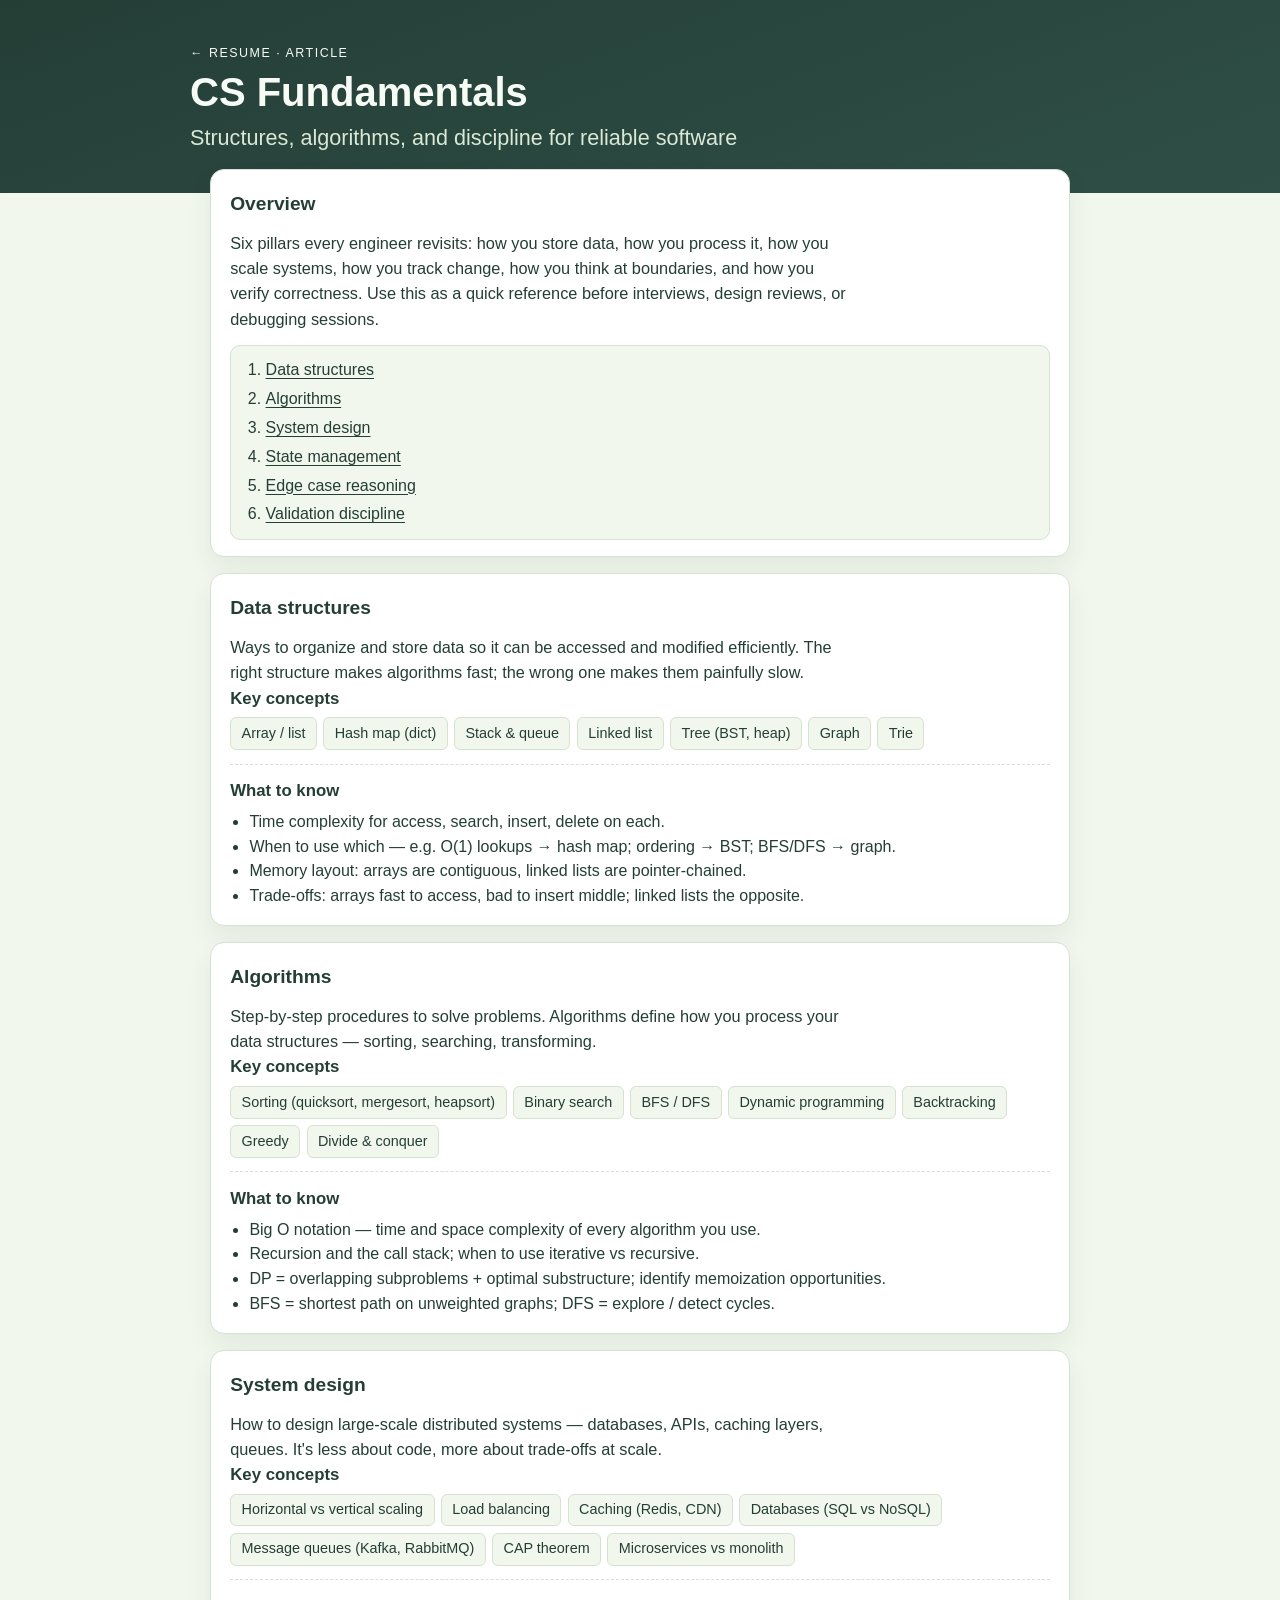
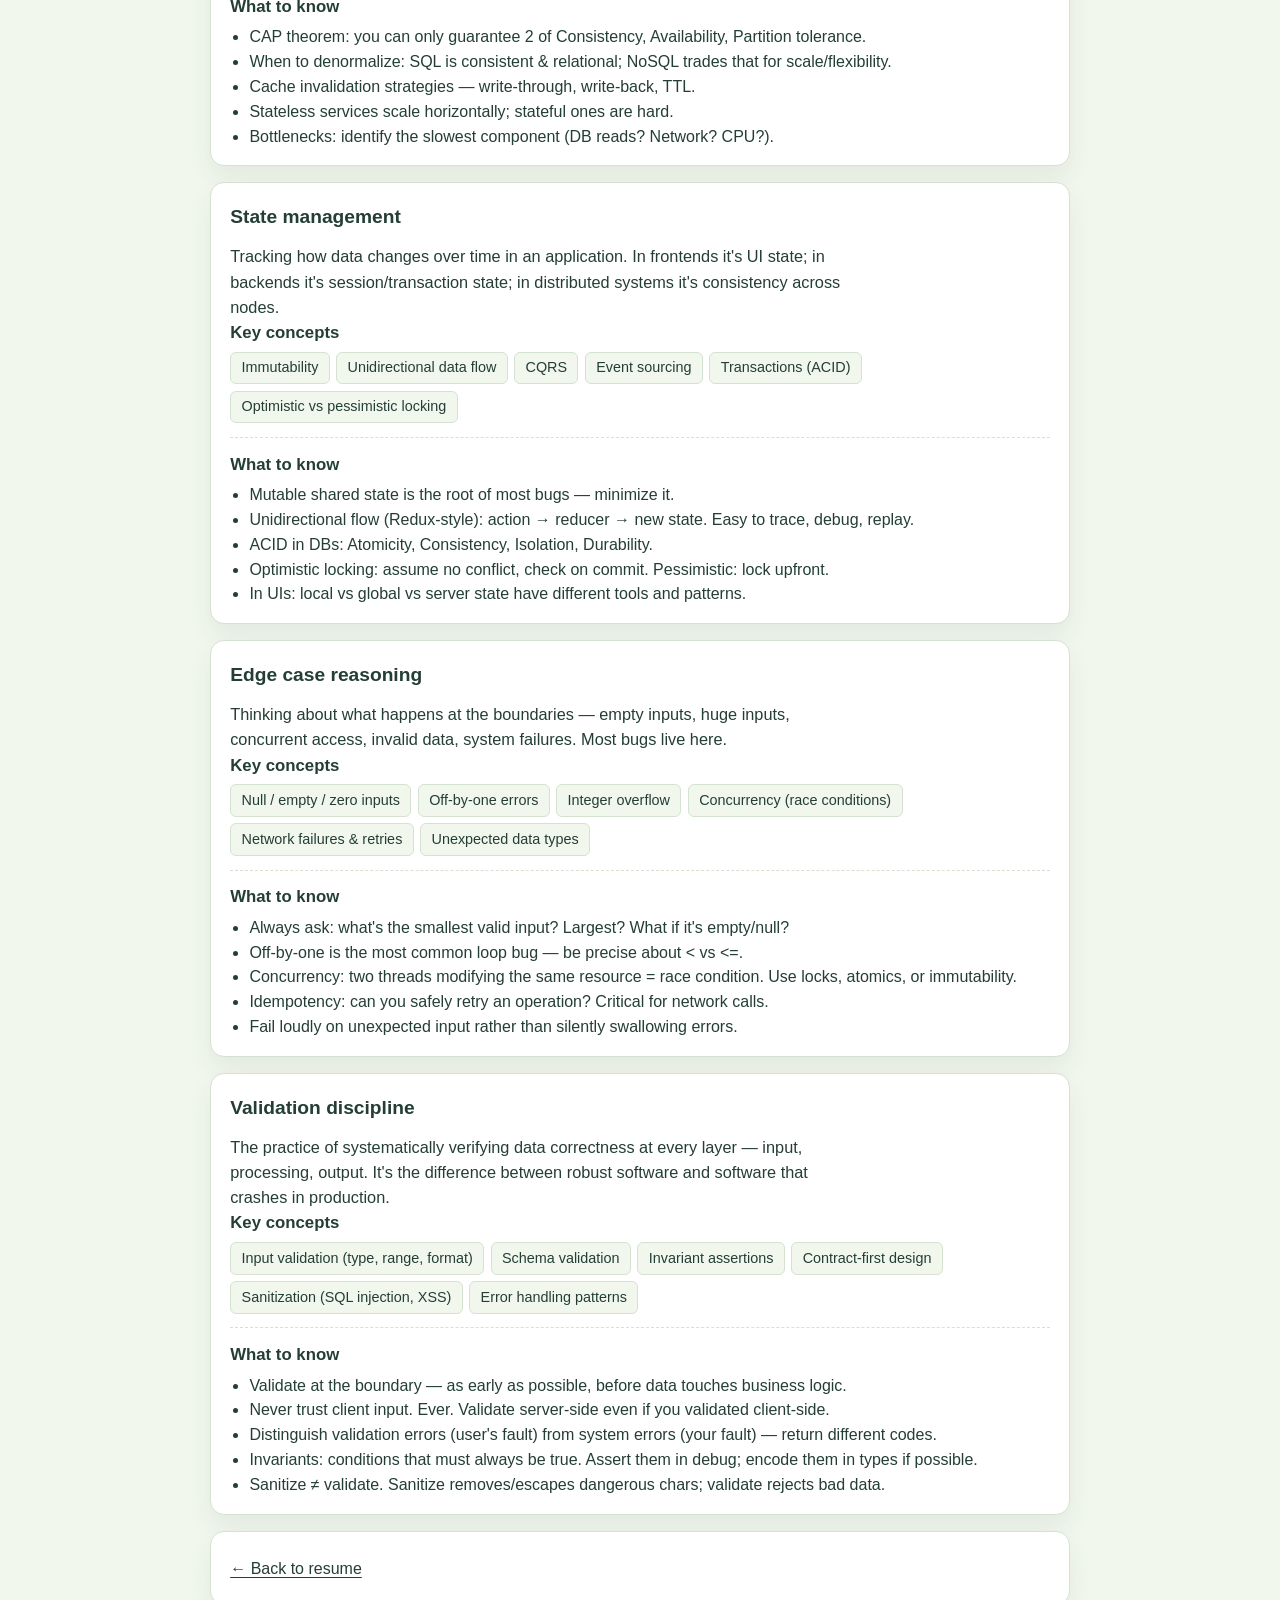
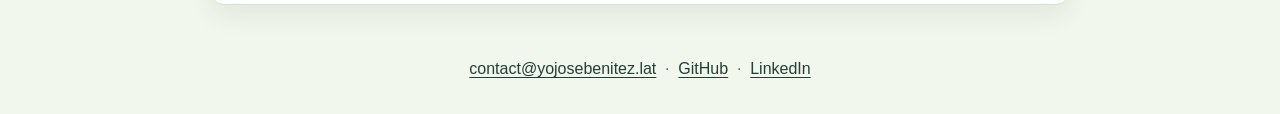
<file: cs-fundamentals/index.html>
<!doctype html>
<html lang="en">
  <head>
    <meta charset="utf-8" />
    <meta name="viewport" content="width=device-width, initial-scale=1" />
    <title>CS Fundamentals | Jose Benitez</title>
    <meta
      name="description"
      content="Reference on data structures, algorithms, system design, state management, edge-case reasoning, and validation discipline for building reliable software."
    />
    <meta name="robots" content="index, follow" />
    <meta name="author" content="Jose Benitez" />
    <link rel="canonical" href="https://yojosebenitez.lat/cs-fundamentals/" />
    <meta property="og:type" content="article" />
    <meta property="og:url" content="https://yojosebenitez.lat/cs-fundamentals/" />
    <meta property="og:title" content="CS Fundamentals | Jose Benitez" />
    <meta
      property="og:description"
      content="Data structures, algorithms, system design, state management, edge cases, and validation — the building blocks of robust software."
    />
    <meta property="og:image" content="https://yojosebenitez.lat/public/og-image.png" />
    <meta name="twitter:card" content="summary_large_image" />
    <meta name="twitter:title" content="CS Fundamentals | Jose Benitez" />
    <meta
      name="twitter:description"
      content="Data structures, algorithms, system design, state management, edge cases, and validation — the building blocks of robust software."
    />
    <meta name="twitter:image" content="https://yojosebenitez.lat/public/og-image.png" />
    <link rel="icon" href="/public/favicon.ico" />
    <meta name="theme-color" content="#243e36" />
    <link rel="stylesheet" href="/styles.css" />
    <link rel="stylesheet" href="/case-study.css" />
    <script type="application/ld+json">
      {
        "@context": "https://schema.org",
        "@type": "Article",
        "headline": "CS Fundamentals",
        "description": "Reference on data structures, algorithms, system design, state management, edge-case reasoning, and validation discipline.",
        "author": { "@type": "Person", "name": "Jose Benitez", "url": "https://yojosebenitez.lat/" },
        "publisher": { "@type": "Person", "name": "Jose Benitez" },
        "url": "https://yojosebenitez.lat/cs-fundamentals/",
        "inLanguage": "en"
      }
    </script>
  </head>
  <body>
    <header class="hero hero--case-study">
      <div class="hero__inner hero__boot">
        <div class="hero__identity">
          <p class="eyebrow">
            <a class="case-study__back" href="/">← Resume</a> · Article
          </p>
          <h1>CS Fundamentals</h1>
          <p class="headline">Structures, algorithms, and discipline for reliable software</p>
        </div>
      </div>
    </header>

    <main class="layout">
      <section>
        <h2>Overview</h2>
        <p class="case-study__lead">
          Six pillars every engineer revisits: how you store data, how you process it, how you scale
          systems, how you track change, how you think at boundaries, and how you verify correctness.
          Use this as a quick reference before interviews, design reviews, or debugging sessions.
        </p>
        <nav class="article__toc" aria-label="Topics">
          <ol>
            <li><a href="#data-structures">Data structures</a></li>
            <li><a href="#algorithms">Algorithms</a></li>
            <li><a href="#system-design">System design</a></li>
            <li><a href="#state-management">State management</a></li>
            <li><a href="#edge-case-reasoning">Edge case reasoning</a></li>
            <li><a href="#validation-discipline">Validation discipline</a></li>
          </ol>
        </nav>
      </section>

      <section id="data-structures">
        <h2>Data structures</h2>
        <p class="case-study__lead">
          Ways to organize and store data so it can be accessed and modified efficiently. The right
          structure makes algorithms fast; the wrong one makes them painfully slow.
        </p>
        <div class="case-study__block">
          <h3>Key concepts</h3>
          <ul class="article__concepts">
            <li>Array / list</li>
            <li>Hash map (dict)</li>
            <li>Stack &amp; queue</li>
            <li>Linked list</li>
            <li>Tree (BST, heap)</li>
            <li>Graph</li>
            <li>Trie</li>
          </ul>
        </div>
        <div class="case-study__block">
          <h3>What to know</h3>
          <ul>
            <li>Time complexity for access, search, insert, delete on each.</li>
            <li>
              When to use which — e.g. O(1) lookups → hash map; ordering → BST; BFS/DFS → graph.
            </li>
            <li>Memory layout: arrays are contiguous, linked lists are pointer-chained.</li>
            <li>
              Trade-offs: arrays fast to access, bad to insert middle; linked lists the opposite.
            </li>
          </ul>
        </div>
      </section>

      <section id="algorithms">
        <h2>Algorithms</h2>
        <p class="case-study__lead">
          Step-by-step procedures to solve problems. Algorithms define how you process your data
          structures — sorting, searching, transforming.
        </p>
        <div class="case-study__block">
          <h3>Key concepts</h3>
          <ul class="article__concepts">
            <li>Sorting (quicksort, mergesort, heapsort)</li>
            <li>Binary search</li>
            <li>BFS / DFS</li>
            <li>Dynamic programming</li>
            <li>Backtracking</li>
            <li>Greedy</li>
            <li>Divide &amp; conquer</li>
          </ul>
        </div>
        <div class="case-study__block">
          <h3>What to know</h3>
          <ul>
            <li>Big O notation — time and space complexity of every algorithm you use.</li>
            <li>Recursion and the call stack; when to use iterative vs recursive.</li>
            <li>
              DP = overlapping subproblems + optimal substructure; identify memoization
              opportunities.
            </li>
            <li>BFS = shortest path on unweighted graphs; DFS = explore / detect cycles.</li>
          </ul>
        </div>
      </section>

      <section id="system-design">
        <h2>System design</h2>
        <p class="case-study__lead">
          How to design large-scale distributed systems — databases, APIs, caching layers, queues.
          It's less about code, more about trade-offs at scale.
        </p>
        <div class="case-study__block">
          <h3>Key concepts</h3>
          <ul class="article__concepts">
            <li>Horizontal vs vertical scaling</li>
            <li>Load balancing</li>
            <li>Caching (Redis, CDN)</li>
            <li>Databases (SQL vs NoSQL)</li>
            <li>Message queues (Kafka, RabbitMQ)</li>
            <li>CAP theorem</li>
            <li>Microservices vs monolith</li>
          </ul>
        </div>
        <div class="case-study__block">
          <h3>What to know</h3>
          <ul>
            <li>
              CAP theorem: you can only guarantee 2 of Consistency, Availability, Partition tolerance.
            </li>
            <li>
              When to denormalize: SQL is consistent &amp; relational; NoSQL trades that for
              scale/flexibility.
            </li>
            <li>Cache invalidation strategies — write-through, write-back, TTL.</li>
            <li>Stateless services scale horizontally; stateful ones are hard.</li>
            <li>Bottlenecks: identify the slowest component (DB reads? Network? CPU?).</li>
          </ul>
        </div>
      </section>

      <section id="state-management">
        <h2>State management</h2>
        <p class="case-study__lead">
          Tracking how data changes over time in an application. In frontends it's UI state; in
          backends it's session/transaction state; in distributed systems it's consistency across
          nodes.
        </p>
        <div class="case-study__block">
          <h3>Key concepts</h3>
          <ul class="article__concepts">
            <li>Immutability</li>
            <li>Unidirectional data flow</li>
            <li>CQRS</li>
            <li>Event sourcing</li>
            <li>Transactions (ACID)</li>
            <li>Optimistic vs pessimistic locking</li>
          </ul>
        </div>
        <div class="case-study__block">
          <h3>What to know</h3>
          <ul>
            <li>Mutable shared state is the root of most bugs — minimize it.</li>
            <li>
              Unidirectional flow (Redux-style): action → reducer → new state. Easy to trace, debug,
              replay.
            </li>
            <li>ACID in DBs: Atomicity, Consistency, Isolation, Durability.</li>
            <li>
              Optimistic locking: assume no conflict, check on commit. Pessimistic: lock upfront.
            </li>
            <li>In UIs: local vs global vs server state have different tools and patterns.</li>
          </ul>
        </div>
      </section>

      <section id="edge-case-reasoning">
        <h2>Edge case reasoning</h2>
        <p class="case-study__lead">
          Thinking about what happens at the boundaries — empty inputs, huge inputs, concurrent
          access, invalid data, system failures. Most bugs live here.
        </p>
        <div class="case-study__block">
          <h3>Key concepts</h3>
          <ul class="article__concepts">
            <li>Null / empty / zero inputs</li>
            <li>Off-by-one errors</li>
            <li>Integer overflow</li>
            <li>Concurrency (race conditions)</li>
            <li>Network failures &amp; retries</li>
            <li>Unexpected data types</li>
          </ul>
        </div>
        <div class="case-study__block">
          <h3>What to know</h3>
          <ul>
            <li>Always ask: what's the smallest valid input? Largest? What if it's empty/null?</li>
            <li>Off-by-one is the most common loop bug — be precise about &lt; vs &lt;=.</li>
            <li>
              Concurrency: two threads modifying the same resource = race condition. Use locks,
              atomics, or immutability.
            </li>
            <li>Idempotency: can you safely retry an operation? Critical for network calls.</li>
            <li>Fail loudly on unexpected input rather than silently swallowing errors.</li>
          </ul>
        </div>
      </section>

      <section id="validation-discipline">
        <h2>Validation discipline</h2>
        <p class="case-study__lead">
          The practice of systematically verifying data correctness at every layer — input,
          processing, output. It's the difference between robust software and software that crashes
          in production.
        </p>
        <div class="case-study__block">
          <h3>Key concepts</h3>
          <ul class="article__concepts">
            <li>Input validation (type, range, format)</li>
            <li>Schema validation</li>
            <li>Invariant assertions</li>
            <li>Contract-first design</li>
            <li>Sanitization (SQL injection, XSS)</li>
            <li>Error handling patterns</li>
          </ul>
        </div>
        <div class="case-study__block">
          <h3>What to know</h3>
          <ul>
            <li>Validate at the boundary — as early as possible, before data touches business logic.</li>
            <li>
              Never trust client input. Ever. Validate server-side even if you validated client-side.
            </li>
            <li>
              Distinguish validation errors (user's fault) from system errors (your fault) — return
              different codes.
            </li>
            <li>
              Invariants: conditions that must always be true. Assert them in debug; encode them in
              types if possible.
            </li>
            <li>Sanitize ≠ validate. Sanitize removes/escapes dangerous chars; validate rejects bad data.</li>
          </ul>
        </div>
      </section>

      <section>
        <p class="case-study__nav">
          <a href="/">← Back to resume</a>
        </p>
      </section>
    </main>

    <footer class="footer">
      <nav aria-label="Contact and profiles">
        <a href="mailto:contact@yojosebenitez.lat">contact@yojosebenitez.lat</a>
        <span aria-hidden="true">·</span>
        <a href="https://github.com/josezy" target="_blank" rel="me noopener noreferrer">GitHub</a>
        <span aria-hidden="true">·</span>
        <a href="https://www.linkedin.com/in/yojosebenitez/" target="_blank" rel="me noopener noreferrer"
          >LinkedIn</a
        >
      </nav>
    </footer>
  </body>
</html>
</file>
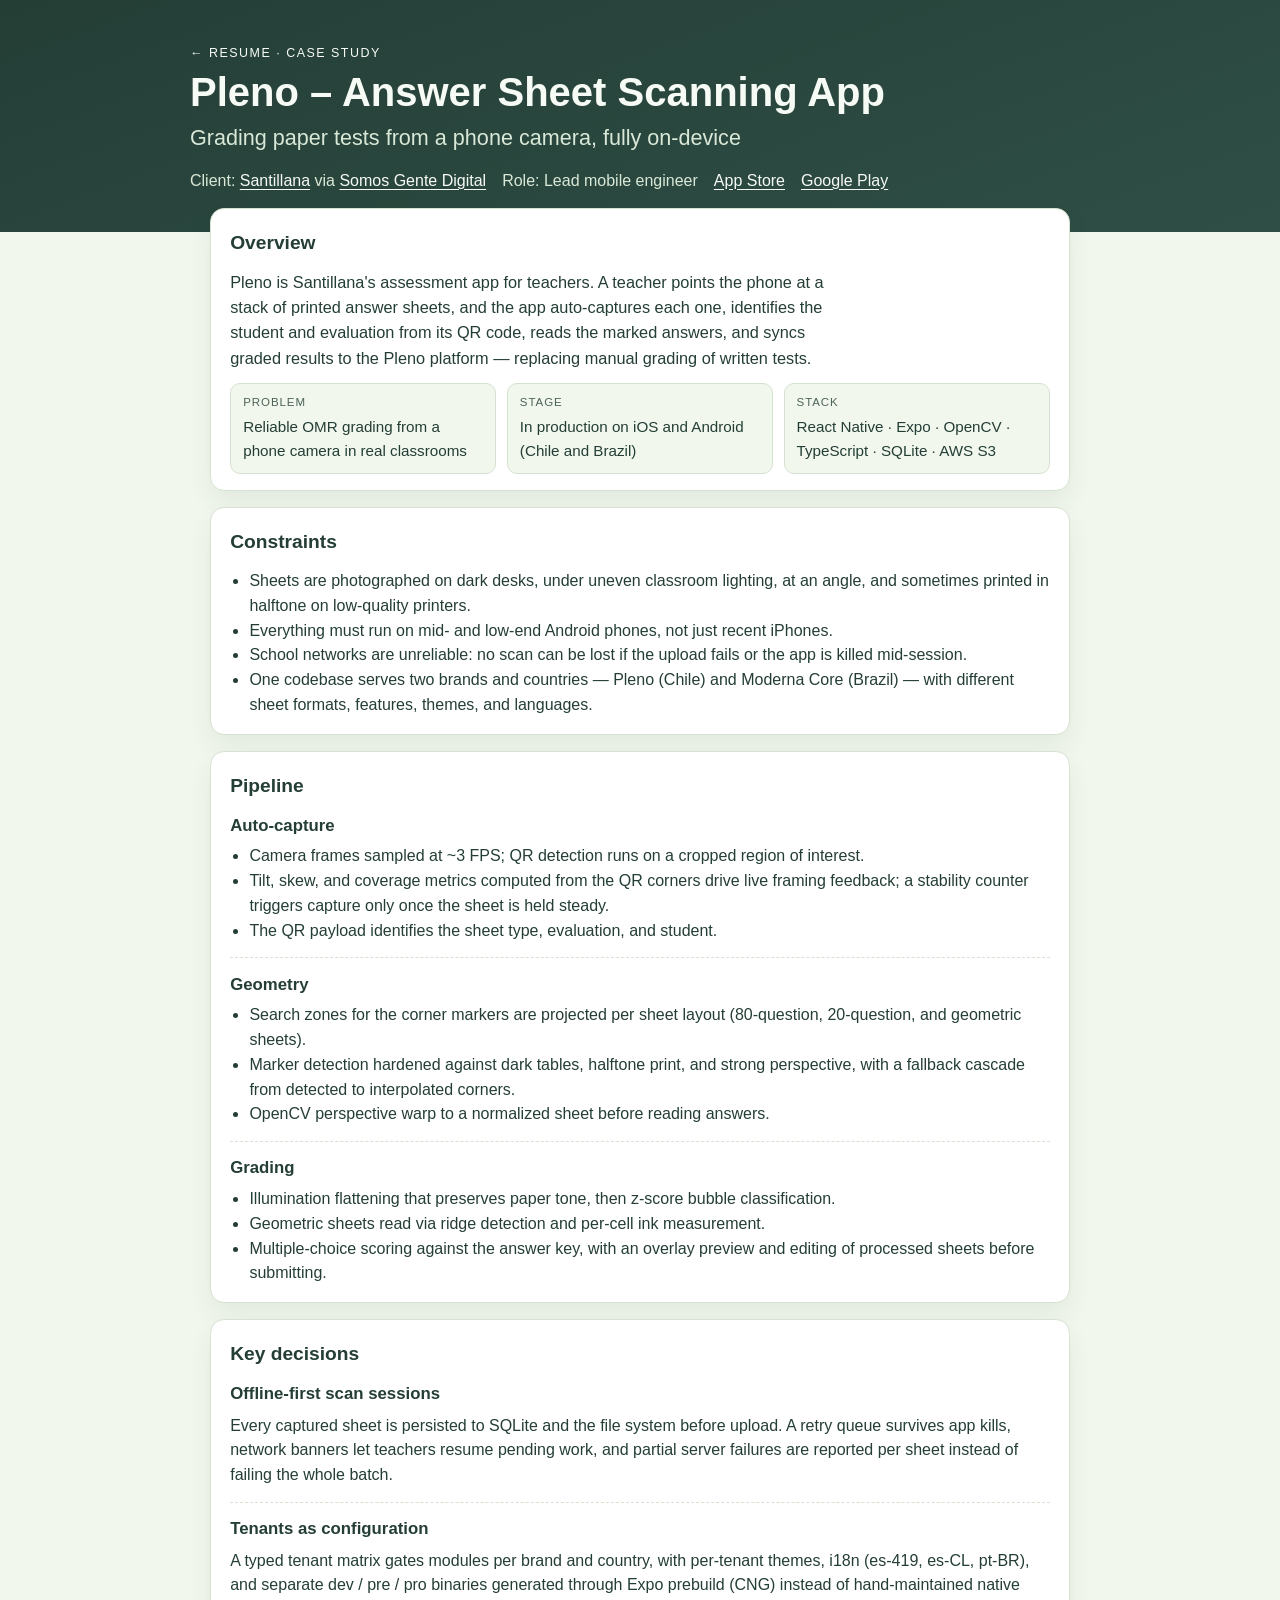
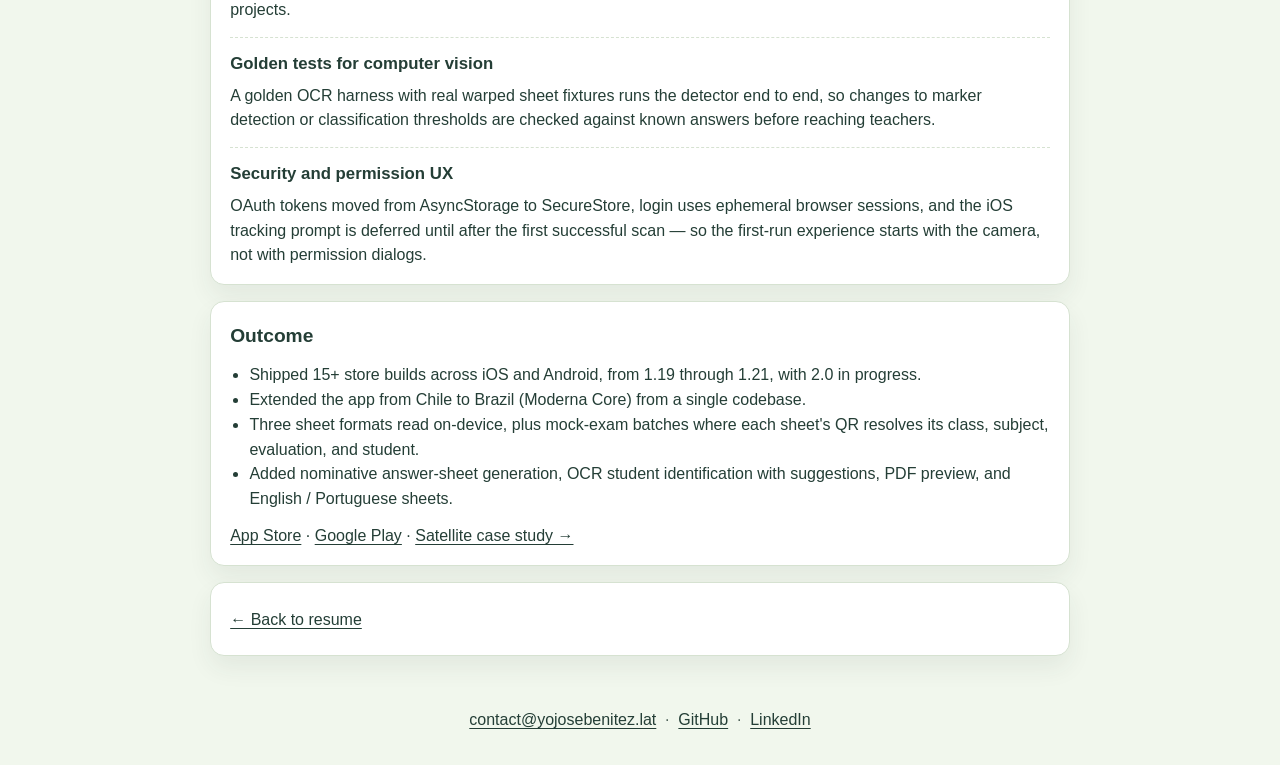
<file: pleno/index.html>
<!doctype html>
<html lang="en">
  <head>
    <meta charset="utf-8" />
    <meta name="viewport" content="width=device-width, initial-scale=1" />
    <title>Pleno Answer Sheet Scanning App Case Study | Jose Benitez</title>
    <meta
      name="description"
      content="Case study: Santillana's Pleno mobile app — on-device OpenCV answer sheet scanning and grading for teachers in Chile and Brazil, built with React Native and Expo."
    />
    <meta name="robots" content="index, follow" />
    <meta name="author" content="Jose Benitez" />
    <link rel="canonical" href="https://yojosebenitez.lat/pleno/" />
    <meta property="og:type" content="article" />
    <meta property="og:url" content="https://yojosebenitez.lat/pleno/" />
    <meta property="og:title" content="Pleno Answer Sheet Scanning App Case Study | Jose Benitez" />
    <meta
      property="og:description"
      content="On-device computer vision that turns a phone camera into a test grader for teachers in Chile and Brazil."
    />
    <meta property="og:image" content="https://yojosebenitez.lat/public/og-image.png" />
    <meta name="twitter:card" content="summary_large_image" />
    <meta name="twitter:title" content="Pleno Answer Sheet Scanning App Case Study | Jose Benitez" />
    <meta
      name="twitter:description"
      content="On-device computer vision that turns a phone camera into a test grader for teachers in Chile and Brazil."
    />
    <meta name="twitter:image" content="https://yojosebenitez.lat/public/og-image.png" />
    <link rel="icon" href="/public/favicon.ico" />
    <meta name="theme-color" content="#243e36" />
    <link rel="stylesheet" href="/styles.css" />
    <link rel="stylesheet" href="/case-study.css" />
  </head>
  <body>
    <header class="hero hero--case-study">
      <div class="hero__inner hero__boot">
        <div class="hero__identity">
          <p class="eyebrow">
            <a class="case-study__back" href="/">← Resume</a> · Case study
          </p>
          <h1>Pleno – Answer Sheet Scanning App</h1>
          <p class="headline">Grading paper tests from a phone camera, fully on-device</p>
        </div>
        <ul class="hero__meta">
          <li>
            Client:
            <a href="https://www.santillana.cl/sistemas-de-evaluacion/" target="_blank" rel="noopener noreferrer"
              >Santillana</a
            >
            via
            <a href="https://somosgentedigital.com/" target="_blank" rel="noopener noreferrer"
              >Somos Gente Digital</a
            >
          </li>
          <li>Role: Lead mobile engineer</li>
          <li>
            <a href="https://apps.apple.com/us/app/pleno-app/id6755481422" target="_blank" rel="noopener noreferrer"
              >App Store</a
            >
          </li>
          <li>
            <a
              href="https://play.google.com/store/apps/details?id=com.plenoapp.international"
              target="_blank"
              rel="noopener noreferrer"
              >Google Play</a
            >
          </li>
        </ul>
      </div>
    </header>

    <main class="layout">
      <section>
        <h2>Overview</h2>
        <p class="case-study__lead">
          Pleno is Santillana's assessment app for teachers. A teacher points the phone at a stack of
          printed answer sheets, and the app auto-captures each one, identifies the student and
          evaluation from its QR code, reads the marked answers, and syncs graded results to the Pleno
          platform — replacing manual grading of written tests.
        </p>
        <ul class="case-study__facts">
          <li class="case-study__fact">
            <span class="case-study__fact-label">Problem</span>
            <p class="case-study__fact-value">Reliable OMR grading from a phone camera in real classrooms</p>
          </li>
          <li class="case-study__fact">
            <span class="case-study__fact-label">Stage</span>
            <p class="case-study__fact-value">In production on iOS and Android (Chile and Brazil)</p>
          </li>
          <li class="case-study__fact">
            <span class="case-study__fact-label">Stack</span>
            <p class="case-study__fact-value">React Native · Expo · OpenCV · TypeScript · SQLite · AWS S3</p>
          </li>
        </ul>
      </section>

      <section>
        <h2>Constraints</h2>
        <ul>
          <li>
            Sheets are photographed on dark desks, under uneven classroom lighting, at an angle, and
            sometimes printed in halftone on low-quality printers.
          </li>
          <li>Everything must run on mid- and low-end Android phones, not just recent iPhones.</li>
          <li>
            School networks are unreliable: no scan can be lost if the upload fails or the app is
            killed mid-session.
          </li>
          <li>
            One codebase serves two brands and countries — Pleno (Chile) and Moderna Core (Brazil) —
            with different sheet formats, features, themes, and languages.
          </li>
        </ul>
      </section>

      <section>
        <h2>Pipeline</h2>
        <div class="case-study__block">
          <h3>Auto-capture</h3>
          <ul>
            <li>Camera frames sampled at ~3 FPS; QR detection runs on a cropped region of interest.</li>
            <li>
              Tilt, skew, and coverage metrics computed from the QR corners drive live framing feedback;
              a stability counter triggers capture only once the sheet is held steady.
            </li>
            <li>The QR payload identifies the sheet type, evaluation, and student.</li>
          </ul>
        </div>
        <div class="case-study__block">
          <h3>Geometry</h3>
          <ul>
            <li>
              Search zones for the corner markers are projected per sheet layout (80-question,
              20-question, and geometric sheets).
            </li>
            <li>
              Marker detection hardened against dark tables, halftone print, and strong perspective,
              with a fallback cascade from detected to interpolated corners.
            </li>
            <li>OpenCV perspective warp to a normalized sheet before reading answers.</li>
          </ul>
        </div>
        <div class="case-study__block">
          <h3>Grading</h3>
          <ul>
            <li>Illumination flattening that preserves paper tone, then z-score bubble classification.</li>
            <li>Geometric sheets read via ridge detection and per-cell ink measurement.</li>
            <li>
              Multiple-choice scoring against the answer key, with an overlay preview and editing of
              processed sheets before submitting.
            </li>
          </ul>
        </div>
      </section>

      <section>
        <h2>Key decisions</h2>
        <div class="case-study__block">
          <h3>Offline-first scan sessions</h3>
          <p>
            Every captured sheet is persisted to SQLite and the file system before upload. A retry
            queue survives app kills, network banners let teachers resume pending work, and partial
            server failures are reported per sheet instead of failing the whole batch.
          </p>
        </div>
        <div class="case-study__block">
          <h3>Tenants as configuration</h3>
          <p>
            A typed tenant matrix gates modules per brand and country, with per-tenant themes, i18n
            (es-419, es-CL, pt-BR), and separate dev / pre / pro binaries generated through Expo
            prebuild (CNG) instead of hand-maintained native projects.
          </p>
        </div>
        <div class="case-study__block">
          <h3>Golden tests for computer vision</h3>
          <p>
            A golden OCR harness with real warped sheet fixtures runs the detector end to end, so
            changes to marker detection or classification thresholds are checked against known
            answers before reaching teachers.
          </p>
        </div>
        <div class="case-study__block">
          <h3>Security and permission UX</h3>
          <p>
            OAuth tokens moved from AsyncStorage to SecureStore, login uses ephemeral browser sessions,
            and the iOS tracking prompt is deferred until after the first successful scan — so the
            first-run experience starts with the camera, not with permission dialogs.
          </p>
        </div>
      </section>

      <!--
      <section>
        <h2>Screenshots</h2>
        <figure class="case-study__figure">
          <img
            src="/images/pleno-scan.jpg"
            alt="Pleno camera view auto-capturing an answer sheet with QR framing feedback"
            width=""
            height=""
            loading="lazy"
          />
        </figure>
        <figure class="case-study__figure">
          <img
            src="/images/pleno-results.jpg"
            alt="Pleno graded answer sheet with detected answers overlaid"
            width=""
            height=""
            loading="lazy"
          />
        </figure>
        <figure class="case-study__figure">
          <img
            src="/images/pleno-home.jpg"
            alt="Pleno home screen with courses, calendar, and upload history"
            width=""
            height=""
            loading="lazy"
          />
        </figure>
      </section>
      -->

      <section>
        <h2>Outcome</h2>
        <ul>
          <li>Shipped 15+ store builds across iOS and Android, from 1.19 through 1.21, with 2.0 in progress.</li>
          <li>Extended the app from Chile to Brazil (Moderna Core) from a single codebase.</li>
          <li>
            Three sheet formats read on-device, plus mock-exam batches where each sheet's QR resolves
            its class, subject, evaluation, and student.
          </li>
          <li>
            Added nominative answer-sheet generation, OCR student identification with suggestions, PDF
            preview, and English / Portuguese sheets.
          </li>
        </ul>
        <p class="case-study__links">
          <a href="https://apps.apple.com/us/app/pleno-app/id6755481422" target="_blank" rel="noopener noreferrer"
            >App Store</a
          >
          ·
          <a
            href="https://play.google.com/store/apps/details?id=com.plenoapp.international"
            target="_blank"
            rel="noopener noreferrer"
            >Google Play</a
          >
          ·
          <a href="/satellite/">Satellite case study →</a>
        </p>
      </section>

      <section>
        <p class="case-study__nav">
          <a href="/">← Back to resume</a>
        </p>
      </section>
    </main>

    <footer class="footer">
      <nav aria-label="Contact and profiles">
        <a href="mailto:contact@yojosebenitez.lat">contact@yojosebenitez.lat</a>
        <span aria-hidden="true">·</span>
        <a href="https://github.com/josezy" target="_blank" rel="me noopener noreferrer">GitHub</a>
        <span aria-hidden="true">·</span>
        <a href="https://www.linkedin.com/in/yojosebenitez/" target="_blank" rel="me noopener noreferrer"
          >LinkedIn</a
        >
      </nav>
    </footer>
  </body>
</html>
</file>
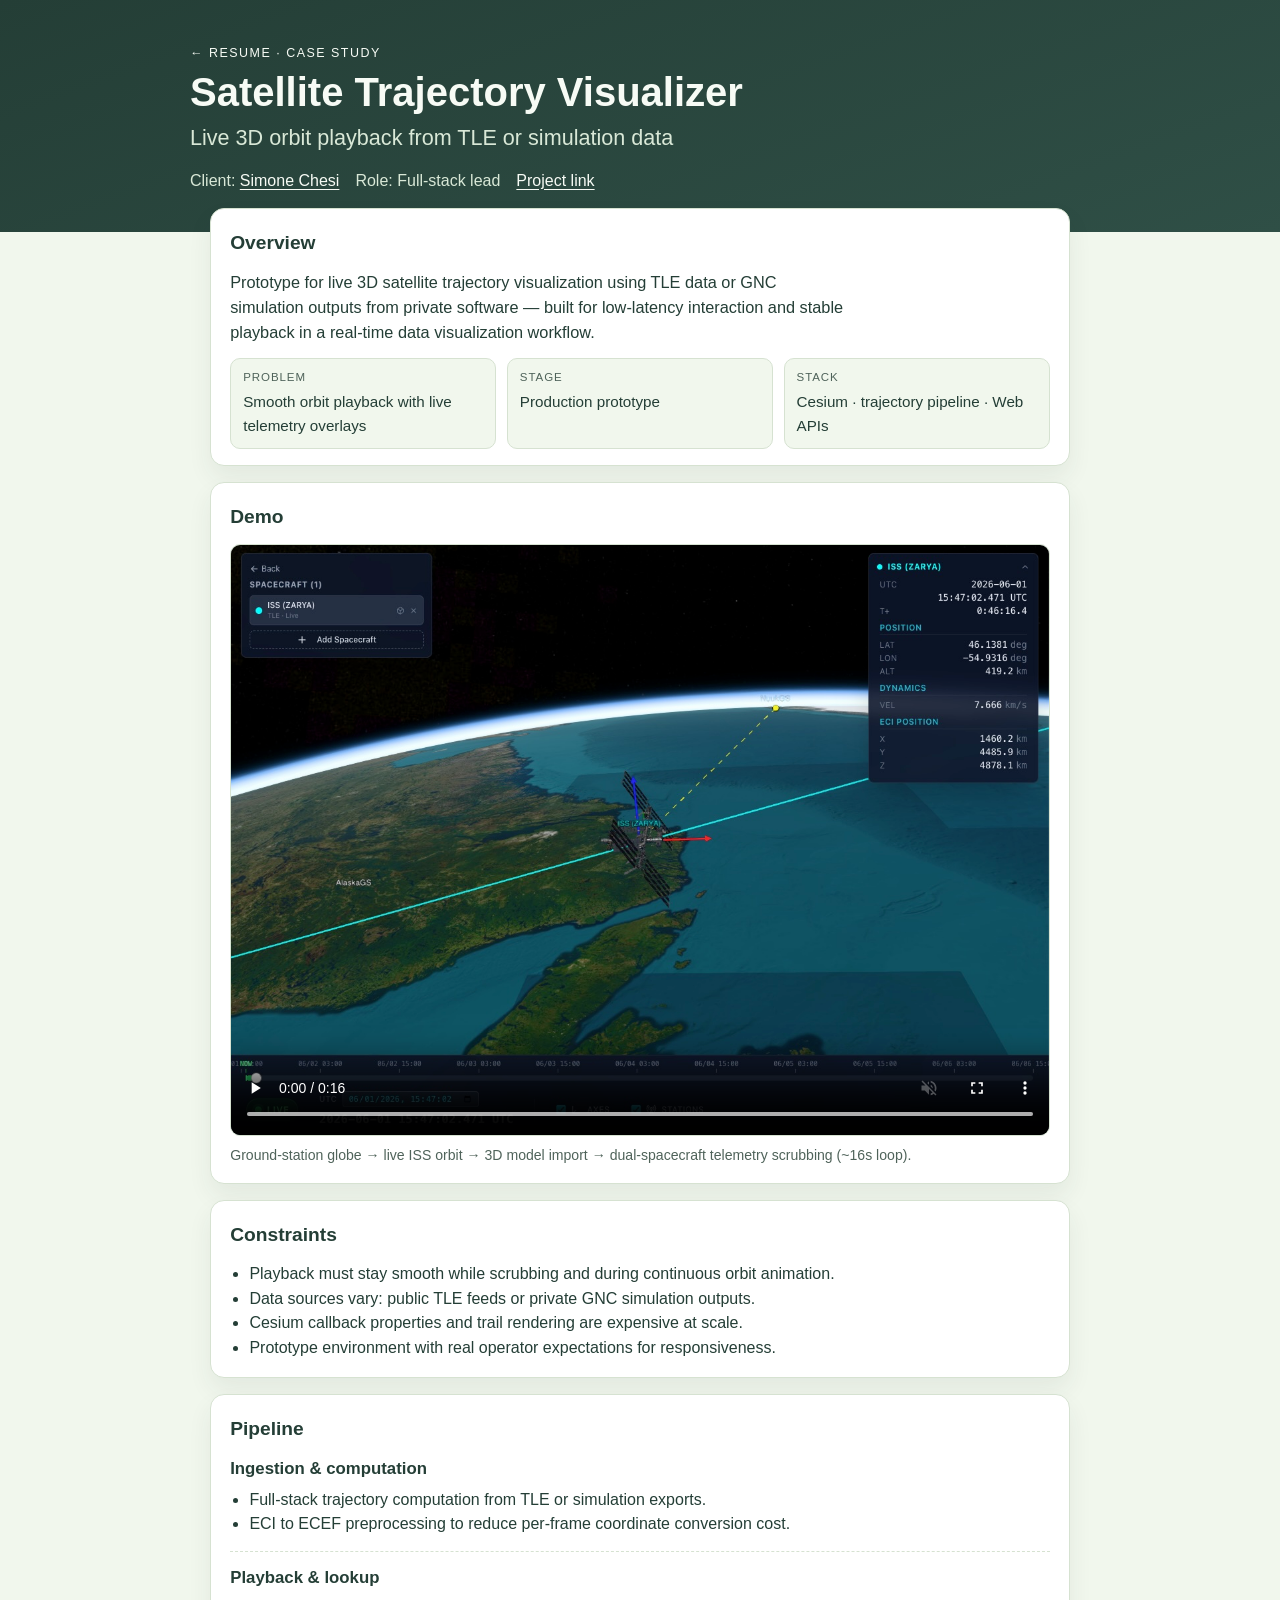
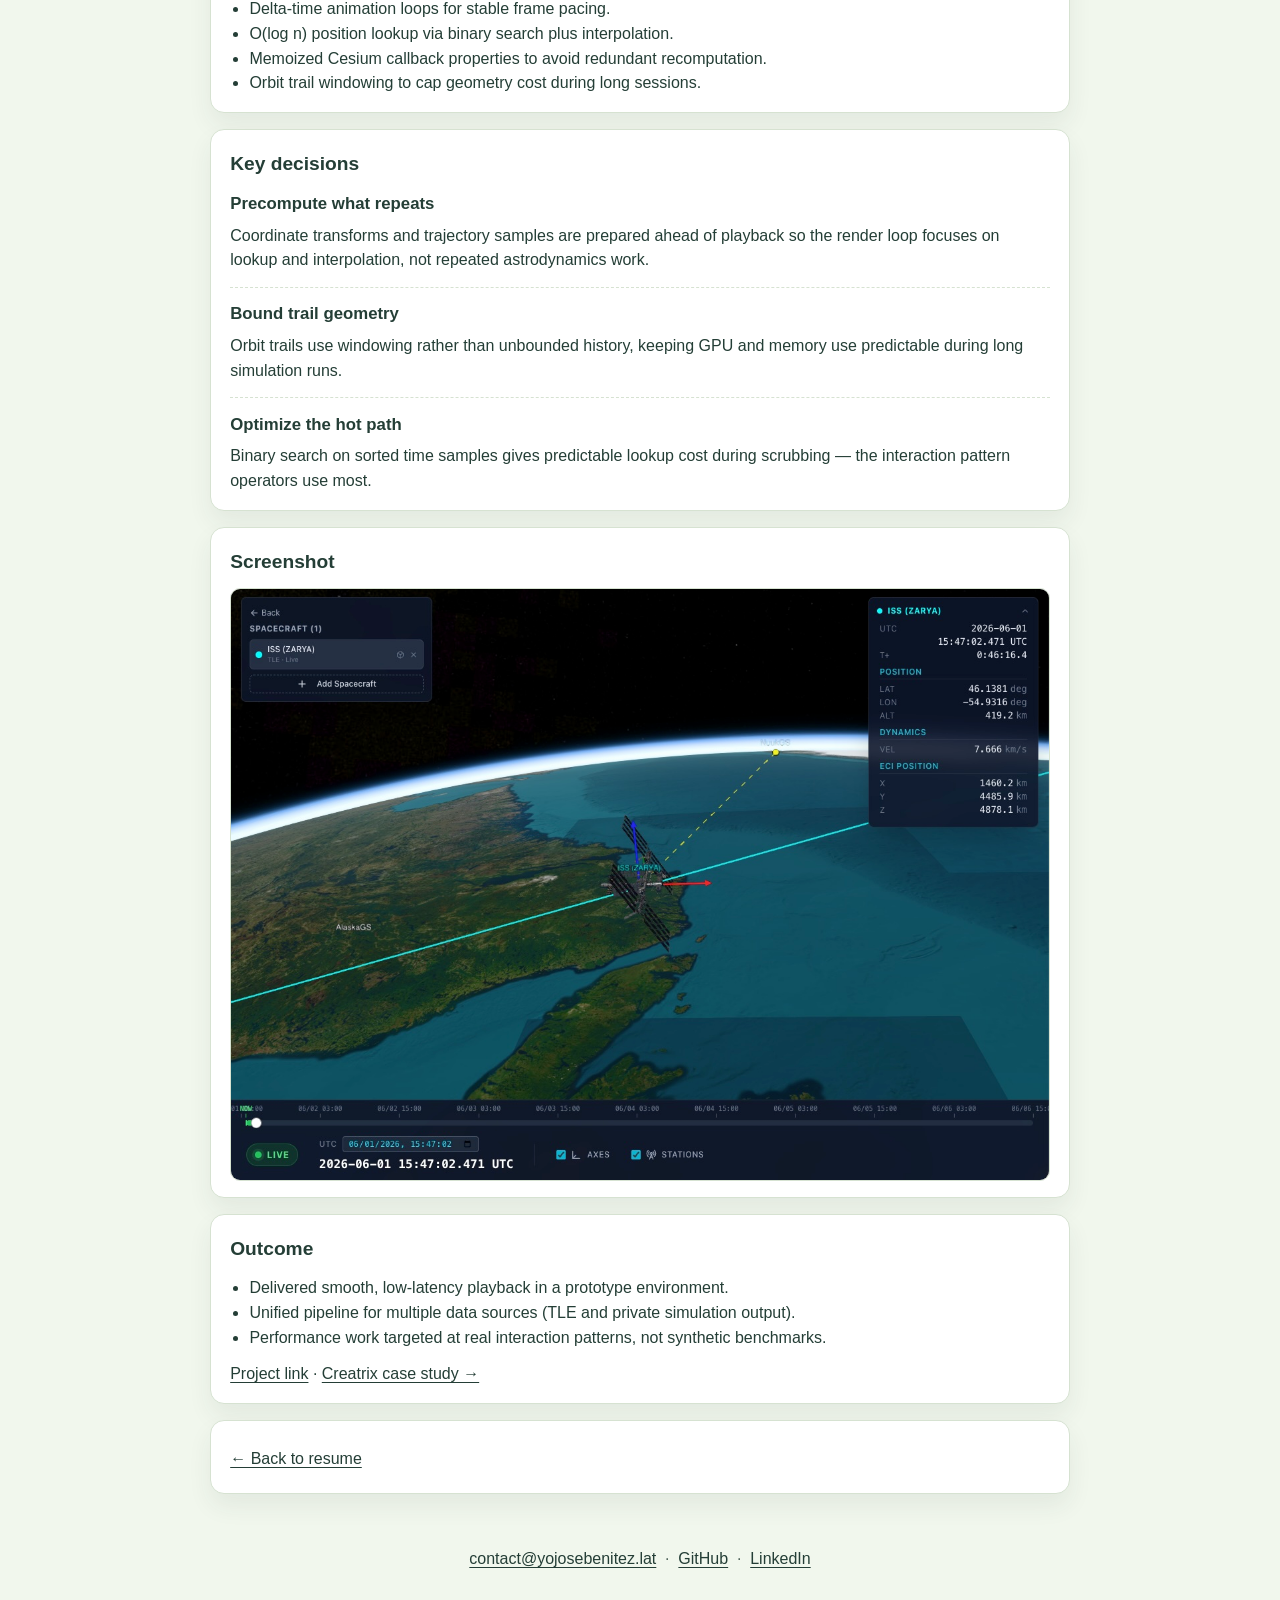
<file: satellite/index.html>
<!doctype html>
<html lang="en">
  <head>
    <meta charset="utf-8" />
    <meta name="viewport" content="width=device-width, initial-scale=1" />
    <title>Satellite Trajectory Visualizer Case Study | Jose Benitez</title>
    <meta
      name="description"
      content="Case study: real-time 3D satellite trajectory visualization with low-latency playback, O(log n) position lookup, and Cesium performance optimizations."
    />
    <meta name="robots" content="index, follow" />
    <meta name="author" content="Jose Benitez" />
    <link rel="canonical" href="https://yojosebenitez.lat/satellite/" />
    <meta property="og:type" content="article" />
    <meta property="og:url" content="https://yojosebenitez.lat/satellite/" />
    <meta property="og:title" content="Satellite Trajectory Visualizer Case Study | Jose Benitez" />
    <meta
      property="og:description"
      content="Full-stack trajectory computation and rendering pipeline for live 3D satellite visualization."
    />
    <meta
      property="og:image"
      content="https://yojosebenitez.lat/images/satellite-trajectory-visualizer.jpg"
    />
    <meta name="twitter:card" content="summary_large_image" />
    <meta name="twitter:title" content="Satellite Trajectory Visualizer Case Study | Jose Benitez" />
    <meta
      name="twitter:description"
      content="Full-stack trajectory computation and rendering pipeline for live 3D satellite visualization."
    />
    <meta
      name="twitter:image"
      content="https://yojosebenitez.lat/images/satellite-trajectory-visualizer.jpg"
    />
    <link rel="icon" href="/public/favicon.ico" />
    <meta name="theme-color" content="#243e36" />
    <link rel="stylesheet" href="/styles.css" />
    <link rel="stylesheet" href="/case-study.css" />
  </head>
  <body>
    <header class="hero hero--case-study">
      <div class="hero__inner hero__boot">
        <div class="hero__identity">
          <p class="eyebrow">
            <a class="case-study__back" href="/">← Resume</a> · Case study
          </p>
          <h1>Satellite Trajectory Visualizer</h1>
          <p class="headline">Live 3D orbit playback from TLE or simulation data</p>
        </div>
        <ul class="hero__meta">
          <li>
            Client:
            <a href="https://www.linkedin.com/in/simonechesi/" target="_blank" rel="noopener noreferrer"
              >Simone Chesi</a
            >
          </li>
          <li>Role: Full-stack lead</li>
          <li>
            <a href="https://www.cus-gnc.com/visualizer" target="_blank" rel="noopener noreferrer"
              >Project link</a
            >
          </li>
        </ul>
      </div>
    </header>

    <main class="layout">
      <section>
        <h2>Overview</h2>
        <p class="case-study__lead">
          Prototype for live 3D satellite trajectory visualization using TLE data or GNC simulation
          outputs from private software — built for low-latency interaction and stable playback in a
          real-time data visualization workflow.
        </p>
        <ul class="case-study__facts">
          <li class="case-study__fact">
            <span class="case-study__fact-label">Problem</span>
            <p class="case-study__fact-value">Smooth orbit playback with live telemetry overlays</p>
          </li>
          <li class="case-study__fact">
            <span class="case-study__fact-label">Stage</span>
            <p class="case-study__fact-value">Production prototype</p>
          </li>
          <li class="case-study__fact">
            <span class="case-study__fact-label">Stack</span>
            <p class="case-study__fact-value">Cesium · trajectory pipeline · Web APIs</p>
          </li>
        </ul>
      </section>

      <section>
        <h2>Demo</h2>
        <figure class="case-study__media">
          <video
            class="case-study__video"
            controls
            playsinline
            muted
            loop
            preload="metadata"
            poster="/images/satellite-trajectory-visualizer.jpg"
          >
            <source src="/videos/satellite-demo.webm" type="video/webm" />
            <source src="/videos/satellite-demo.mp4" type="video/mp4" />
          </video>
          <figcaption class="case-study__media-caption">
            Ground-station globe → live ISS orbit → 3D model import → dual-spacecraft telemetry
            scrubbing (~16s loop).
          </figcaption>
        </figure>
      </section>

      <section>
        <h2>Constraints</h2>
        <ul>
          <li>Playback must stay smooth while scrubbing and during continuous orbit animation.</li>
          <li>Data sources vary: public TLE feeds or private GNC simulation outputs.</li>
          <li>Cesium callback properties and trail rendering are expensive at scale.</li>
          <li>Prototype environment with real operator expectations for responsiveness.</li>
        </ul>
      </section>

      <section>
        <h2>Pipeline</h2>
        <div class="case-study__block">
          <h3>Ingestion &amp; computation</h3>
          <ul>
            <li>Full-stack trajectory computation from TLE or simulation exports.</li>
            <li>ECI to ECEF preprocessing to reduce per-frame coordinate conversion cost.</li>
          </ul>
        </div>
        <div class="case-study__block">
          <h3>Playback &amp; lookup</h3>
          <ul>
            <li>Delta-time animation loops for stable frame pacing.</li>
            <li>O(log n) position lookup via binary search plus interpolation.</li>
            <li>Memoized Cesium callback properties to avoid redundant recomputation.</li>
            <li>Orbit trail windowing to cap geometry cost during long sessions.</li>
          </ul>
        </div>
      </section>

      <section>
        <h2>Key decisions</h2>
        <div class="case-study__block">
          <h3>Precompute what repeats</h3>
          <p>
            Coordinate transforms and trajectory samples are prepared ahead of playback so the render
            loop focuses on lookup and interpolation, not repeated astrodynamics work.
          </p>
        </div>
        <div class="case-study__block">
          <h3>Bound trail geometry</h3>
          <p>
            Orbit trails use windowing rather than unbounded history, keeping GPU and memory use
            predictable during long simulation runs.
          </p>
        </div>
        <div class="case-study__block">
          <h3>Optimize the hot path</h3>
          <p>
            Binary search on sorted time samples gives predictable lookup cost during scrubbing — the
            interaction pattern operators use most.
          </p>
        </div>
      </section>

      <section>
        <h2>Screenshot</h2>
        <figure class="case-study__figure">
          <img
            src="/images/satellite-trajectory-visualizer.jpg"
            alt="Satellite Trajectory Visualizer showing ISS orbit, telemetry panels, and ground station links over a 3D Earth view"
            width="1232"
            height="890"
            loading="lazy"
          />
        </figure>
      </section>

      <section>
        <h2>Outcome</h2>
        <ul>
          <li>Delivered smooth, low-latency playback in a prototype environment.</li>
          <li>Unified pipeline for multiple data sources (TLE and private simulation output).</li>
          <li>Performance work targeted at real interaction patterns, not synthetic benchmarks.</li>
        </ul>
        <p class="case-study__links">
          <a href="https://www.cus-gnc.com/visualizer" target="_blank" rel="noopener noreferrer"
            >Project link</a
          >
          ·
          <a href="/creatrix/">Creatrix case study →</a>
        </p>
      </section>

      <section>
        <p class="case-study__nav">
          <a href="/">← Back to resume</a>
        </p>
      </section>
    </main>

    <footer class="footer">
      <nav aria-label="Contact and profiles">
        <a href="mailto:contact@yojosebenitez.lat">contact@yojosebenitez.lat</a>
        <span aria-hidden="true">·</span>
        <a href="https://github.com/josezy" target="_blank" rel="me noopener noreferrer">GitHub</a>
        <span aria-hidden="true">·</span>
        <a href="https://www.linkedin.com/in/yojosebenitez/" target="_blank" rel="me noopener noreferrer"
          >LinkedIn</a
        >
      </nav>
    </footer>
  </body>
</html>
</file>
<file: styles.css>
:root {
  --bg: #f1f7ed;
  --surface: #ffffff;
  --text: #243e36;
  --muted: #4f635a;
  --accent: #7ca982;
  --line: #d6e2d1;
}

* {
  box-sizing: border-box;
}

html,
body {
  margin: 0;
  padding: 0;
}

body {
  background: var(--bg);
  color: var(--text);
  font-family: "Avenir Next", Avenir, "Segoe UI", Roboto, "Helvetica Neue", Arial, sans-serif;
  line-height: 1.55;
}

a {
  color: var(--text);
  text-underline-offset: 3px;
}

a:hover {
  color: var(--accent);
}

.hero {
  background: linear-gradient(160deg, var(--text) 0%, #2f4f46 100%);
  color: #f7fbf5;
  padding: 4.5rem 1.25rem 3.2rem;
}

.hero__inner {
  max-width: 900px;
  margin: 0 auto;
}

.hero__header {
  display: flex;
  justify-content: space-between;
  align-items: center;
}

.hero__avatar {
  width: 112px;
  height: 112px;
  border-radius: 100%;
  object-fit: cover;
  flex-shrink: 0;
  border: 3px solid rgba(247, 251, 245, 0.35);
}

.hero__identity {
  min-width: 0;
}

.eyebrow {
  margin: 0 0 0.5rem;
  text-transform: uppercase;
  letter-spacing: 0.12em;
  font-size: 0.78rem;
  opacity: 0.85;
}

h1 {
  margin: 0 0 0.4rem;
  font-size: clamp(2rem, 5vw, 3rem);
  line-height: 1.08;
}

.headline {
  margin: 0 0 1.1rem;
  font-size: clamp(1.04rem, 2.5vw, 1.35rem);
  color: #d9e8d7;
}

.intro {
  margin: 0;
  max-width: 72ch;
}

.hero__summary {
  margin: 0.85rem 0 0;
  max-width: 72ch;
  font-size: 0.95rem;
  color: #c8ddc4;
}

.hero a {
  color: #f7fbf5;
}

.hero a:hover {
  color: #d9e8d7;
}

.hero__meta {
  list-style: none;
  display: flex;
  gap: 1rem;
  flex-wrap: wrap;
  margin: 1.2rem 0 0;
  padding: 0;
  color: #d9e8d7;
}

.layout {
  max-width: 900px;
  margin: -1.5rem auto 0;
  padding: 0 1.25rem 2rem;
}

section {
  background: var(--surface);
  border: 1px solid var(--line);
  border-radius: 14px;
  box-shadow: 0 12px 25px rgba(36, 62, 54, 0.07);
  padding: 1.2rem 1.2rem 1rem;
  margin-bottom: 1rem;
}

h2 {
  margin: 0 0 0.75rem;
  font-size: 1.2rem;
  color: var(--text);
}

h3 {
  margin: 0;
  font-size: 1.05rem;
}

ul {
  margin: 0.3rem 0 0;
  padding-left: 1.2rem;
}

p {
  margin: 0.4rem 0 0;
}

.project + .project {
  margin-top: 1rem;
  padding-top: 1rem;
  border-top: 1px dashed var(--line);
}

.project__meta {
  margin-top: 0.2rem;
  color: var(--muted);
  font-size: 0.93rem;
}

.project__screenshot-toggle {
  background: none;
  border: none;
  padding: 0;
  font: inherit;
  color: inherit;
  text-decoration: underline;
  text-underline-offset: 3px;
  cursor: pointer;
}

.project__screenshot-toggle:hover {
  color: var(--accent);
}

.project__figures {
  margin-top: 0.75rem;
}

.project__figures .project__figure + .project__figure {
  margin-top: 0.75rem;
}

.project__figure {
  margin: 0.75rem 0 0;
}

.project__figures .project__figure {
  margin: 0;
}

.project__figure img {
  display: block;
  width: 100%;
  height: auto;
  border: 1px solid var(--line);
  border-radius: 10px;
}

.stack {
  display: flex;
  flex-direction: column;
  gap: 0.75rem;
}

.stack__group {
  margin: 0;
}

.stack__label {
  margin: 0 0 0.35rem;
  font-size: 0.78rem;
  text-transform: uppercase;
  letter-spacing: 0.08em;
  color: var(--muted);
}

.stack__tags {
  list-style: none;
  display: flex;
  flex-wrap: wrap;
  gap: 0.4rem;
  margin: 0;
  padding: 0;
}

.tag {
  background: var(--bg);
  border: 1px solid var(--line);
  border-radius: 999px;
  padding: 0.15rem 0.55rem;
  font-size: 0.88rem;
  color: var(--text);
}

.footer {
  max-width: 900px;
  margin: 0 auto;
  padding: 0.3rem 1.25rem 2rem;
  color: var(--muted);
  display: flex;
  gap: 0.55rem;
  justify-content: center;
  align-items: center;
}

.footer nav {
  display: flex;
  gap: 0.55rem;
  justify-content: center;
  align-items: center;
  flex-wrap: wrap;
}

@media (prefers-reduced-motion: no-preference) {
  .hero__identity > * {
    animation: rise-in 0.85s cubic-bezier(0.22, 1, 0.36, 1) both;
  }

  .hero__identity > *:nth-child(1) {
    animation-delay: 0.08s;
  }

  .hero__identity > *:nth-child(2) {
    animation-delay: 0.18s;
  }

  .hero__identity > *:nth-child(3) {
    animation-delay: 0.3s;
  }

  .hero__avatar {
    animation: rise-in 0.85s cubic-bezier(0.22, 1, 0.36, 1) 0.13s both,
      avatar-ring 1.8s ease 1s 1 both;
  }

  .hero__boot > .intro {
    animation: rise-in 0.85s cubic-bezier(0.22, 1, 0.36, 1) 0.42s both;
  }

  .hero__boot > .hero__summary {
    animation: rise-in 0.85s cubic-bezier(0.22, 1, 0.36, 1) 0.53s both;
  }

  .hero__boot > .hero__meta {
    animation: rise-in 0.85s cubic-bezier(0.22, 1, 0.36, 1) 0.65s both;
  }

  .reveal {
    opacity: 0;
    transform: translateY(14px);
    transition: opacity 0.75s cubic-bezier(0.22, 1, 0.36, 1),
      transform 0.75s cubic-bezier(0.22, 1, 0.36, 1);
  }

  .reveal.is-visible {
    opacity: 1;
    transform: translateY(0);
  }

  .project__viz svg {
    display: block;
    width: 100%;
    max-width: 280px;
    height: auto;
    margin-top: 0.65rem;
    color: var(--muted);
  }

  .project__viz-orbit {
    fill: none;
    stroke: currentColor;
    stroke-width: 1.5;
    stroke-dasharray: 220;
    stroke-dashoffset: 220;
    transform-box: view-box;
    transform-origin: 140px 40px;
    transform: skewX(-18deg);
    transition: stroke-dashoffset 1.45s cubic-bezier(0.22, 1, 0.36, 1);
  }

  .reveal.is-visible .project__viz-orbit {
    stroke-dashoffset: 0;
  }

  .project__viz-dot {
    fill: var(--accent);
    opacity: 0;
    transition: opacity 0.45s ease 1.1s;
  }

  .reveal.is-visible .project__viz-dot {
    opacity: 1;
  }

  .project__viz-pipeline {
    display: flex;
    align-items: center;
    gap: 0.35rem;
    flex-wrap: wrap;
    margin-top: 0.65rem;
    font-size: 0.82rem;
    color: var(--muted);
  }

  .project__viz-node {
    position: relative;
    border: 1px solid var(--line);
    border-radius: 999px;
    padding: 0.2rem 0.55rem;
    background: var(--bg);
    opacity: 0;
    transform: translateY(6px);
    transition: opacity 0.55s ease, transform 0.55s ease;
  }

  .project__viz-node::after {
    content: "";
    position: absolute;
    inset: -1px;
    border: 1px solid var(--accent);
    border-radius: inherit;
    clip-path: inset(0 100% 0 0 round 999px);
    pointer-events: none;
  }

  .reveal.is-visible .project__viz-node:nth-child(1) {
    opacity: 1;
    transform: translateY(0);
    transition-delay: 0.16s;
  }

  .reveal.is-visible .project__viz-node:nth-child(1)::after {
    animation: pipeline-border-loop-1 8s cubic-bezier(0.22, 1, 0.36, 1) 2s infinite;
  }

  .reveal.is-visible .project__viz-node:nth-child(3) {
    opacity: 1;
    transform: translateY(0);
    transition-delay: 0.36s;
  }

  .reveal.is-visible .project__viz-node:nth-child(3)::after {
    animation: pipeline-border-loop-2 8s cubic-bezier(0.22, 1, 0.36, 1) 2s infinite;
  }

  .reveal.is-visible .project__viz-node:nth-child(5) {
    opacity: 1;
    transform: translateY(0);
    transition-delay: 0.58s;
  }

  .reveal.is-visible .project__viz-node:nth-child(5)::after {
    animation: pipeline-border-loop-3 8s cubic-bezier(0.22, 1, 0.36, 1) 2s infinite;
  }

  .project__viz-arrow {
    opacity: 0;
    transition: opacity 0.4s ease;
  }

  .reveal.is-visible .project__viz-arrow:nth-child(2) {
    opacity: 0.55;
    transition-delay: 0.26s;
  }

  .reveal.is-visible .project__viz-arrow:nth-child(4) {
    opacity: 0.55;
    transition-delay: 0.47s;
  }
}

@keyframes pipeline-border-loop-1 {
  0%,
  33.33%,
  100% {
    clip-path: inset(0 100% 0 0 round 999px);
  }

  10%,
  20% {
    clip-path: inset(0 0 0 0 round 999px);
  }

  28% {
    clip-path: inset(0 0 0 100% round 999px);
  }
}

@keyframes pipeline-border-loop-2 {
  0%,
  33.32%,
  66.66%,
  100% {
    clip-path: inset(0 100% 0 0 round 999px);
  }

  43%,
  53% {
    clip-path: inset(0 0 0 0 round 999px);
  }

  61% {
    clip-path: inset(0 0 0 100% round 999px);
  }
}

@keyframes pipeline-border-loop-3 {
  0%,
  66.65%,
  99%,
  100% {
    clip-path: inset(0 100% 0 0 round 999px);
  }

  76%,
  86% {
    clip-path: inset(0 0 0 0 round 999px);
  }

  94% {
    clip-path: inset(0 0 0 100% round 999px);
  }
}

@keyframes rise-in {
  from {
    opacity: 0;
    transform: translateY(16px);
  }

  to {
    opacity: 1;
    transform: translateY(0);
  }
}

@keyframes avatar-ring {
  0% {
    box-shadow: 0 0 0 0 rgba(124, 169, 130, 0.45);
  }

  70% {
    box-shadow: 0 0 0 10px rgba(124, 169, 130, 0);
  }

  100% {
    box-shadow: 0 0 0 0 rgba(124, 169, 130, 0);
  }
}

@media (max-width: 760px) {
  .hero {
    padding-top: 3.5rem;
  }

  .hero__header {
    flex-direction: column;
    margin-bottom: 10px;
  }

  section {
    padding: 1rem 1rem 0.85rem;
  }
}
</file>
<file: case-study.css>
.hero--case-study {
  padding: 2.75rem 1.25rem 2.4rem;
}

.hero--case-study h1 {
  font-size: clamp(1.75rem, 4vw, 2.5rem);
}

.hero--case-study .headline {
  margin-bottom: 0;
}

.hero--case-study .hero__meta {
  margin-top: 0.9rem;
}

.case-study__back {
  text-decoration: none;
}

.case-study__back:hover {
  text-decoration: underline;
}

.case-study__media {
  margin: 0;
}

.case-study__video,
.case-study__media img {
  display: block;
  width: 100%;
  height: auto;
  border: 1px solid var(--line);
  border-radius: 10px;
  background: var(--bg);
}

.case-study__media-caption {
  margin-top: 0.55rem;
  font-size: 0.88rem;
  color: var(--muted);
}

.case-study__facts {
  display: grid;
  grid-template-columns: repeat(auto-fit, minmax(11rem, 1fr));
  gap: 0.65rem;
  margin: 0.75rem 0 0;
  padding: 0;
  list-style: none;
}

.case-study__fact {
  margin: 0;
  padding: 0.65rem 0.75rem;
  border: 1px solid var(--line);
  border-radius: 10px;
  background: var(--bg);
}

.case-study__fact-label {
  display: block;
  margin: 0 0 0.2rem;
  font-size: 0.72rem;
  text-transform: uppercase;
  letter-spacing: 0.08em;
  color: var(--muted);
}

.case-study__fact-value {
  margin: 0;
  font-size: 0.95rem;
}

.case-study__lead {
  margin: 0;
  font-size: 1.02rem;
  max-width: 68ch;
}

.case-study__block + .case-study__block {
  margin-top: 0.85rem;
  padding-top: 0.85rem;
  border-top: 1px dashed var(--line);
}

.case-study__block h3 {
  margin-bottom: 0.35rem;
}

.case-study__figure {
  margin: 0.75rem 0 0;
}

.case-study__figure img {
  display: block;
  width: 100%;
  height: auto;
  border: 1px solid var(--line);
  border-radius: 10px;
}

.case-study__links {
  margin-top: 0.75rem;
}

.case-study__nav {
  margin-bottom: 0.35rem;
}

.article__toc {
  margin: 0.85rem 0 0;
  padding: 0.75rem 0.9rem;
  border: 1px solid var(--line);
  border-radius: 10px;
  background: var(--bg);
}

.article__toc ol {
  margin: 0;
  padding-left: 1.25rem;
}

.article__toc li + li {
  margin-top: 0.25rem;
}

.article__concepts {
  display: flex;
  flex-wrap: wrap;
  gap: 0.4rem;
  margin: 0.35rem 0 0;
  padding: 0;
  list-style: none;
}

.article__concepts li {
  margin: 0;
  padding: 0.35rem 0.65rem;
  border: 1px solid var(--line);
  border-radius: 6px;
  background: var(--bg);
  font-size: 0.9rem;
  line-height: 1.35;
}

@media (prefers-reduced-motion: no-preference) {
  .hero--case-study .hero__identity > *,
  .hero--case-study .hero__boot > .hero__meta {
    animation: rise-in 0.75s cubic-bezier(0.22, 1, 0.36, 1) both;
  }

  .hero--case-study .hero__identity > *:nth-child(2) {
    animation-delay: 0.1s;
  }

  .hero--case-study .hero__identity > *:nth-child(3) {
    animation-delay: 0.21s;
  }

  .hero--case-study .hero__boot > .hero__meta {
    animation-delay: 0.31s;
  }
}

@media (max-width: 760px) {
  .hero--case-study {
    padding-top: 2rem;
  }
}
</file>
